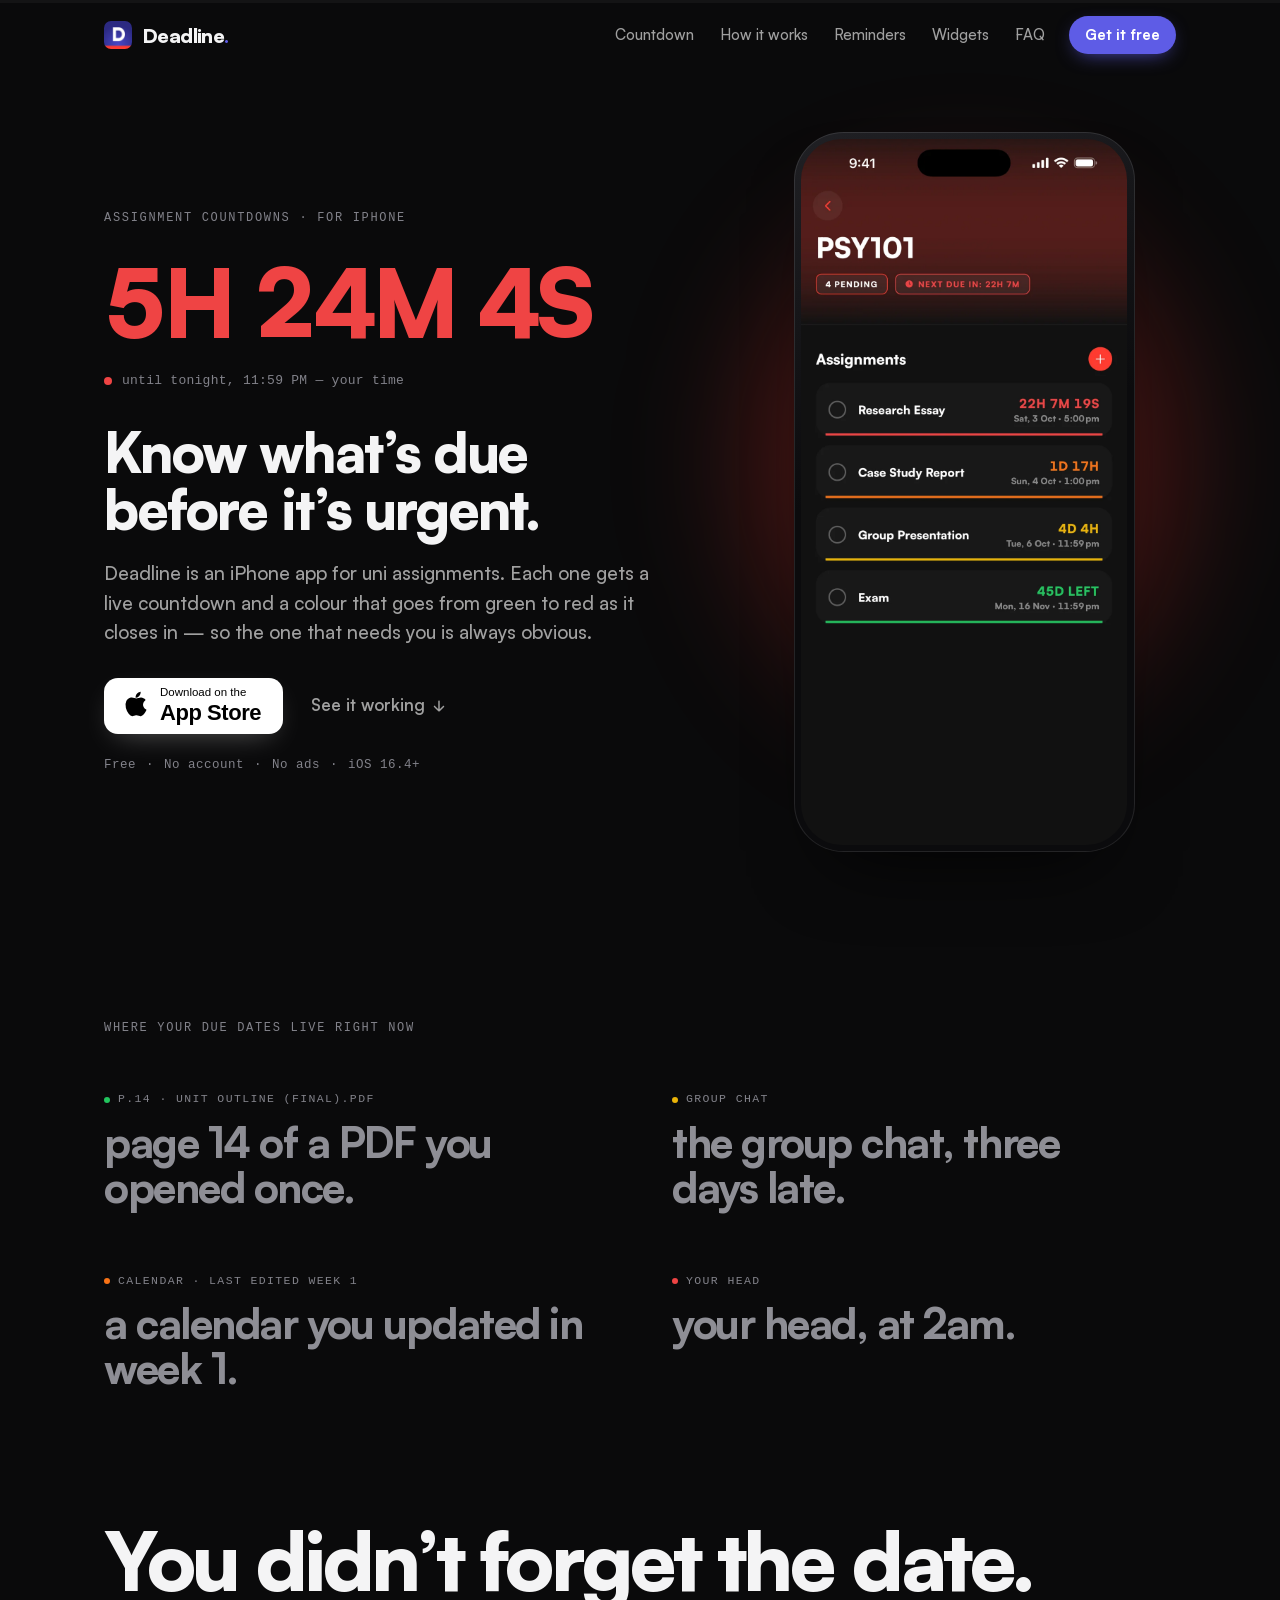
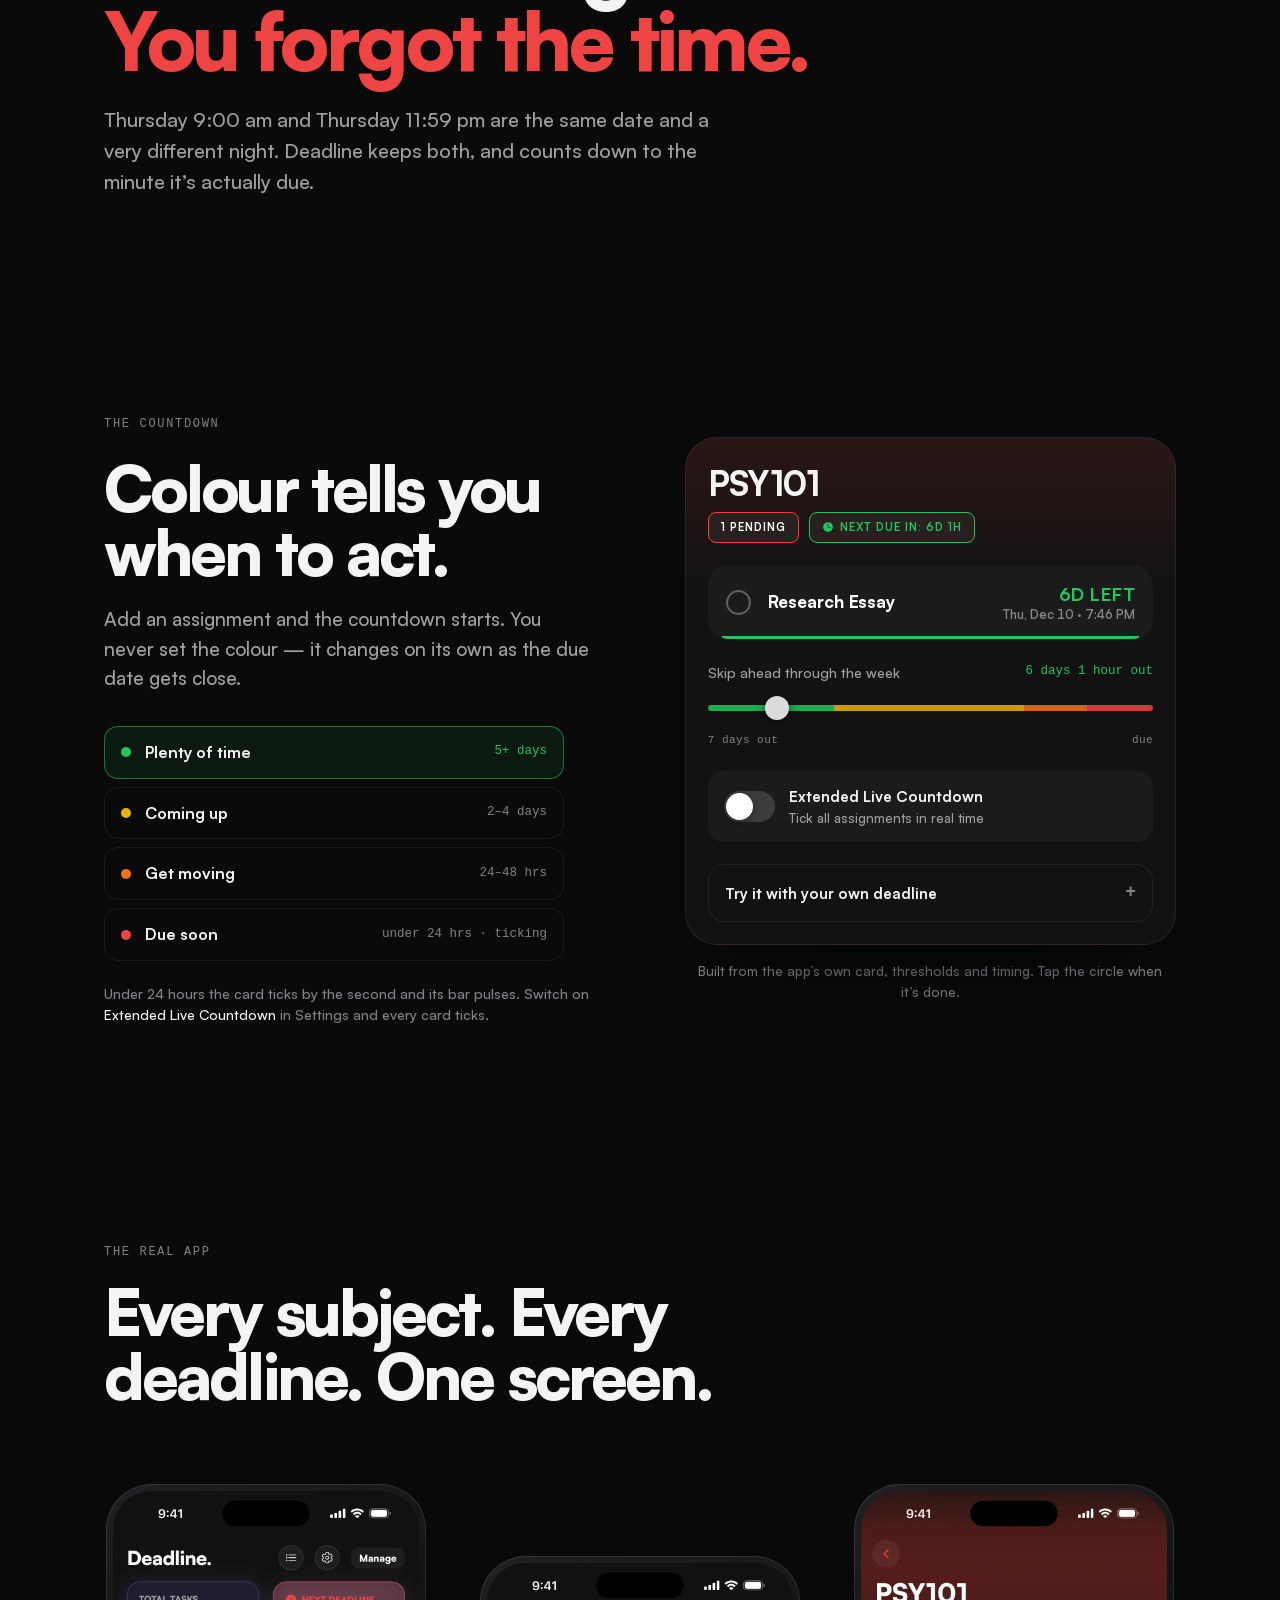
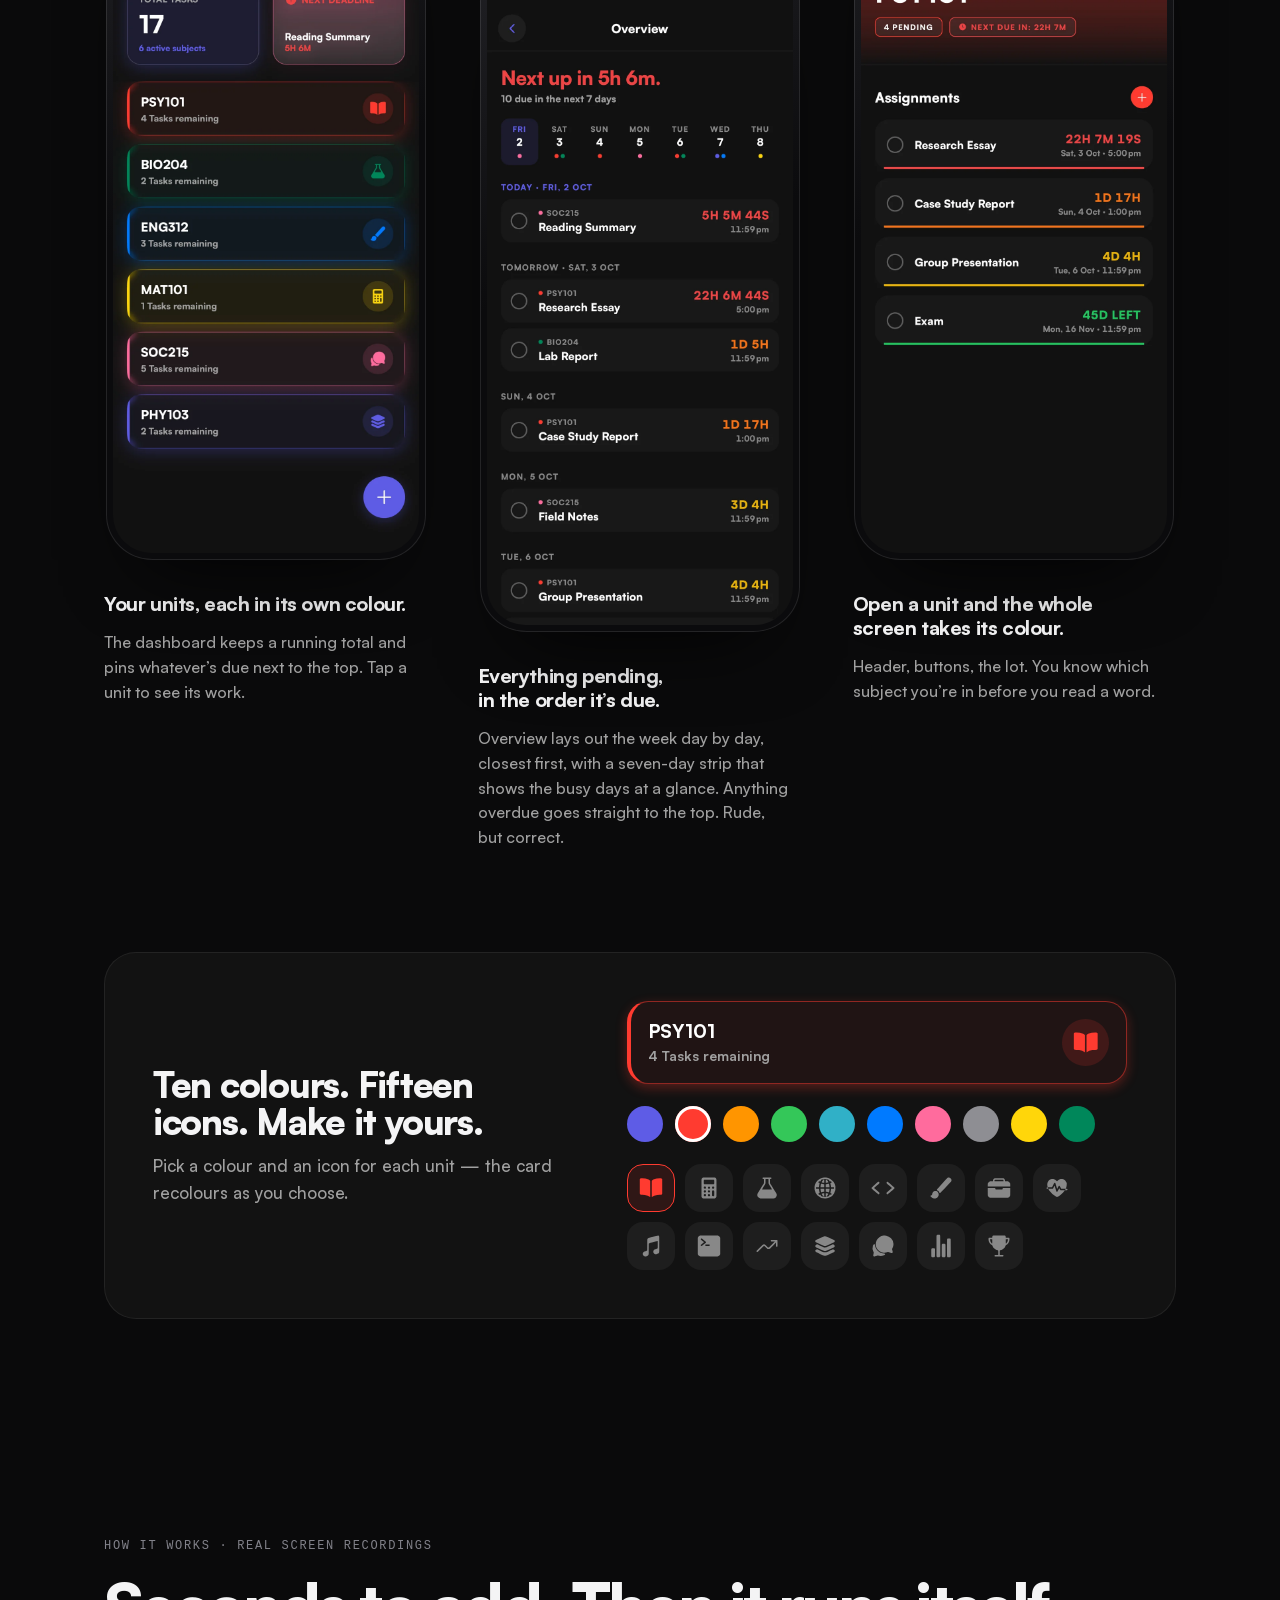
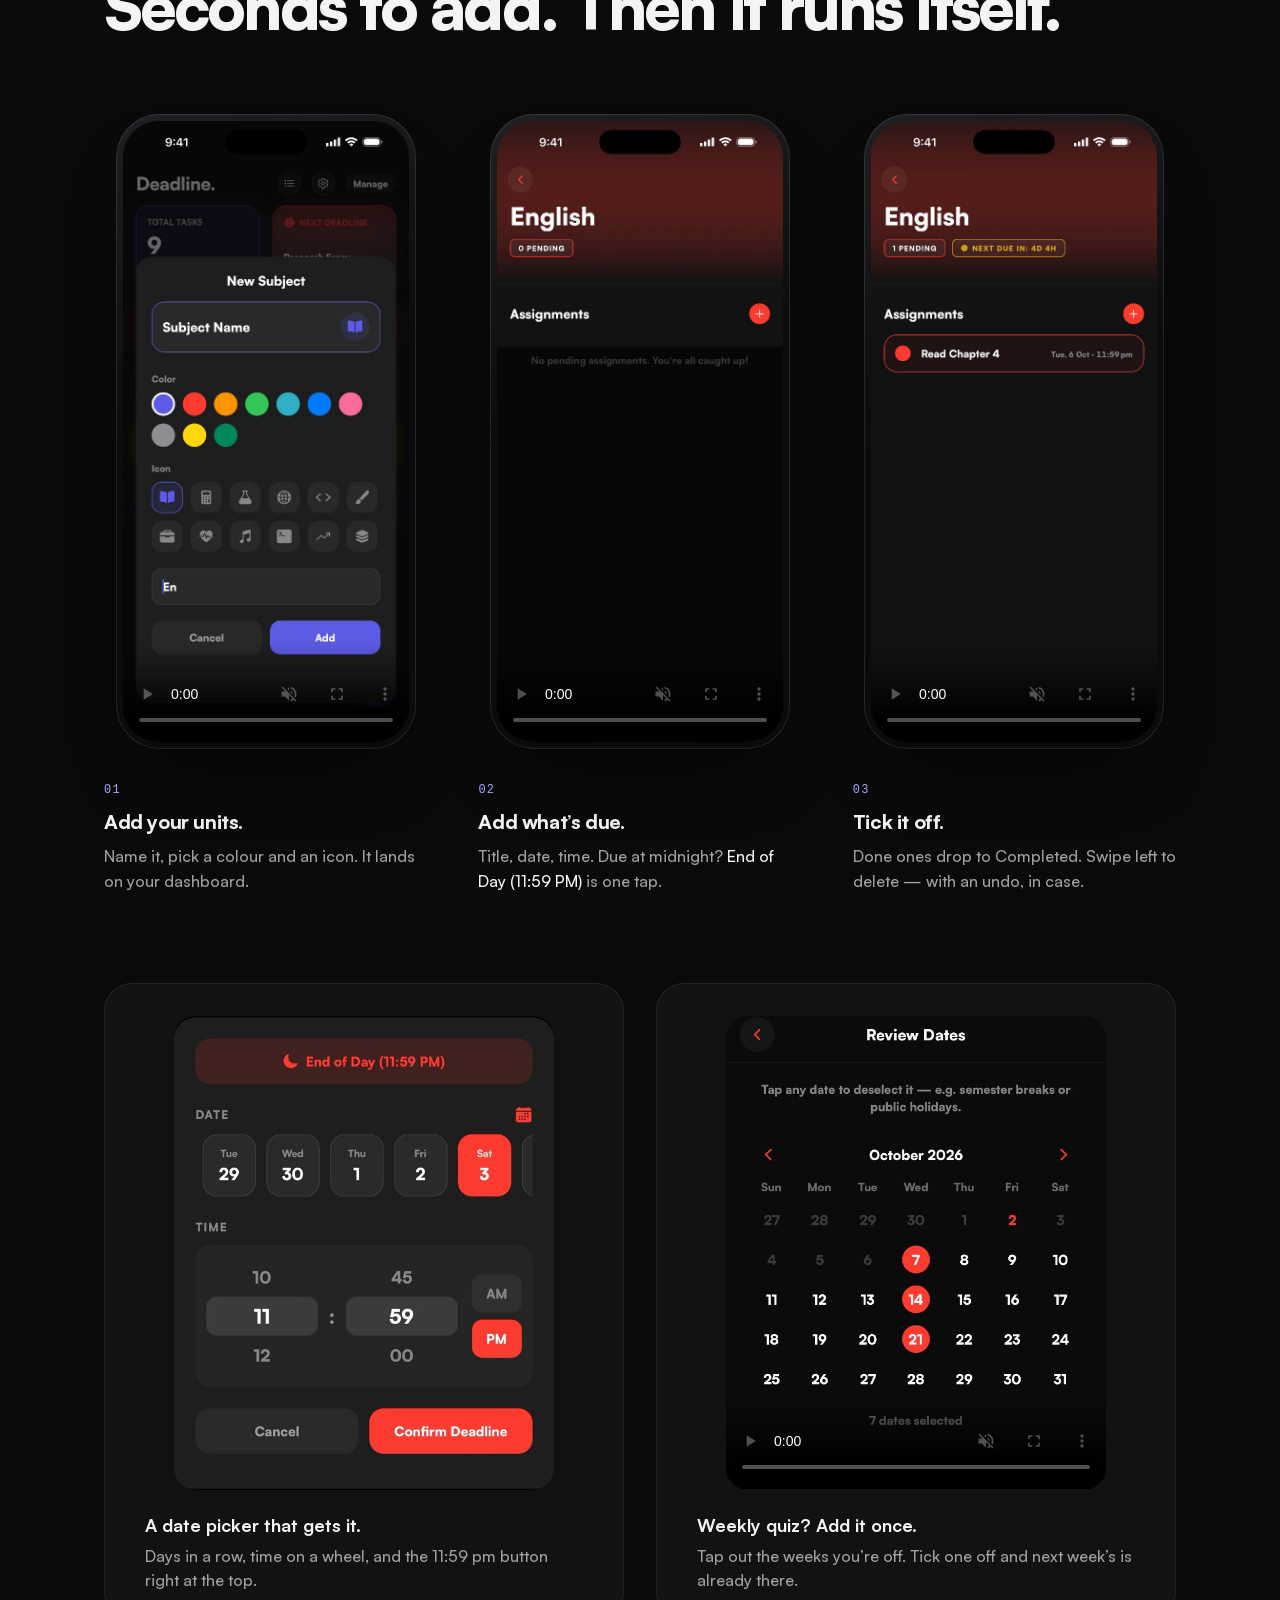
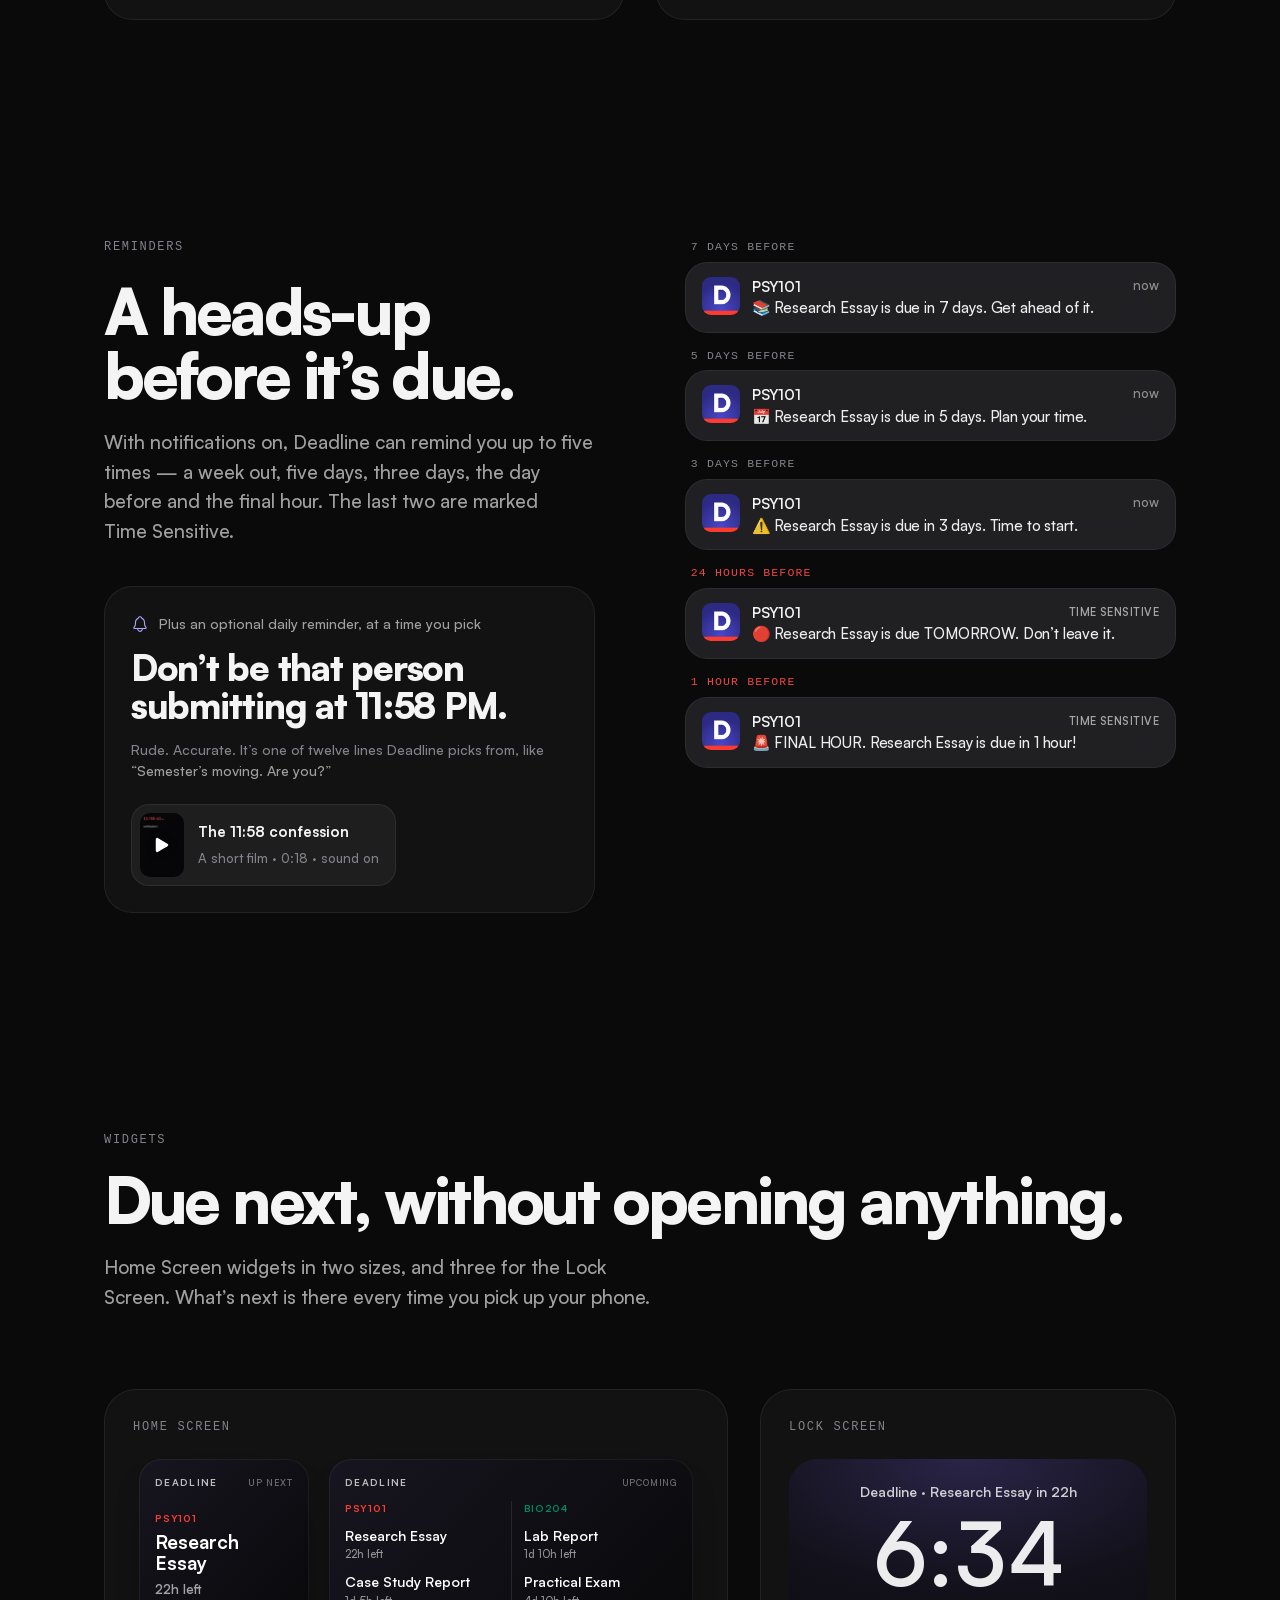
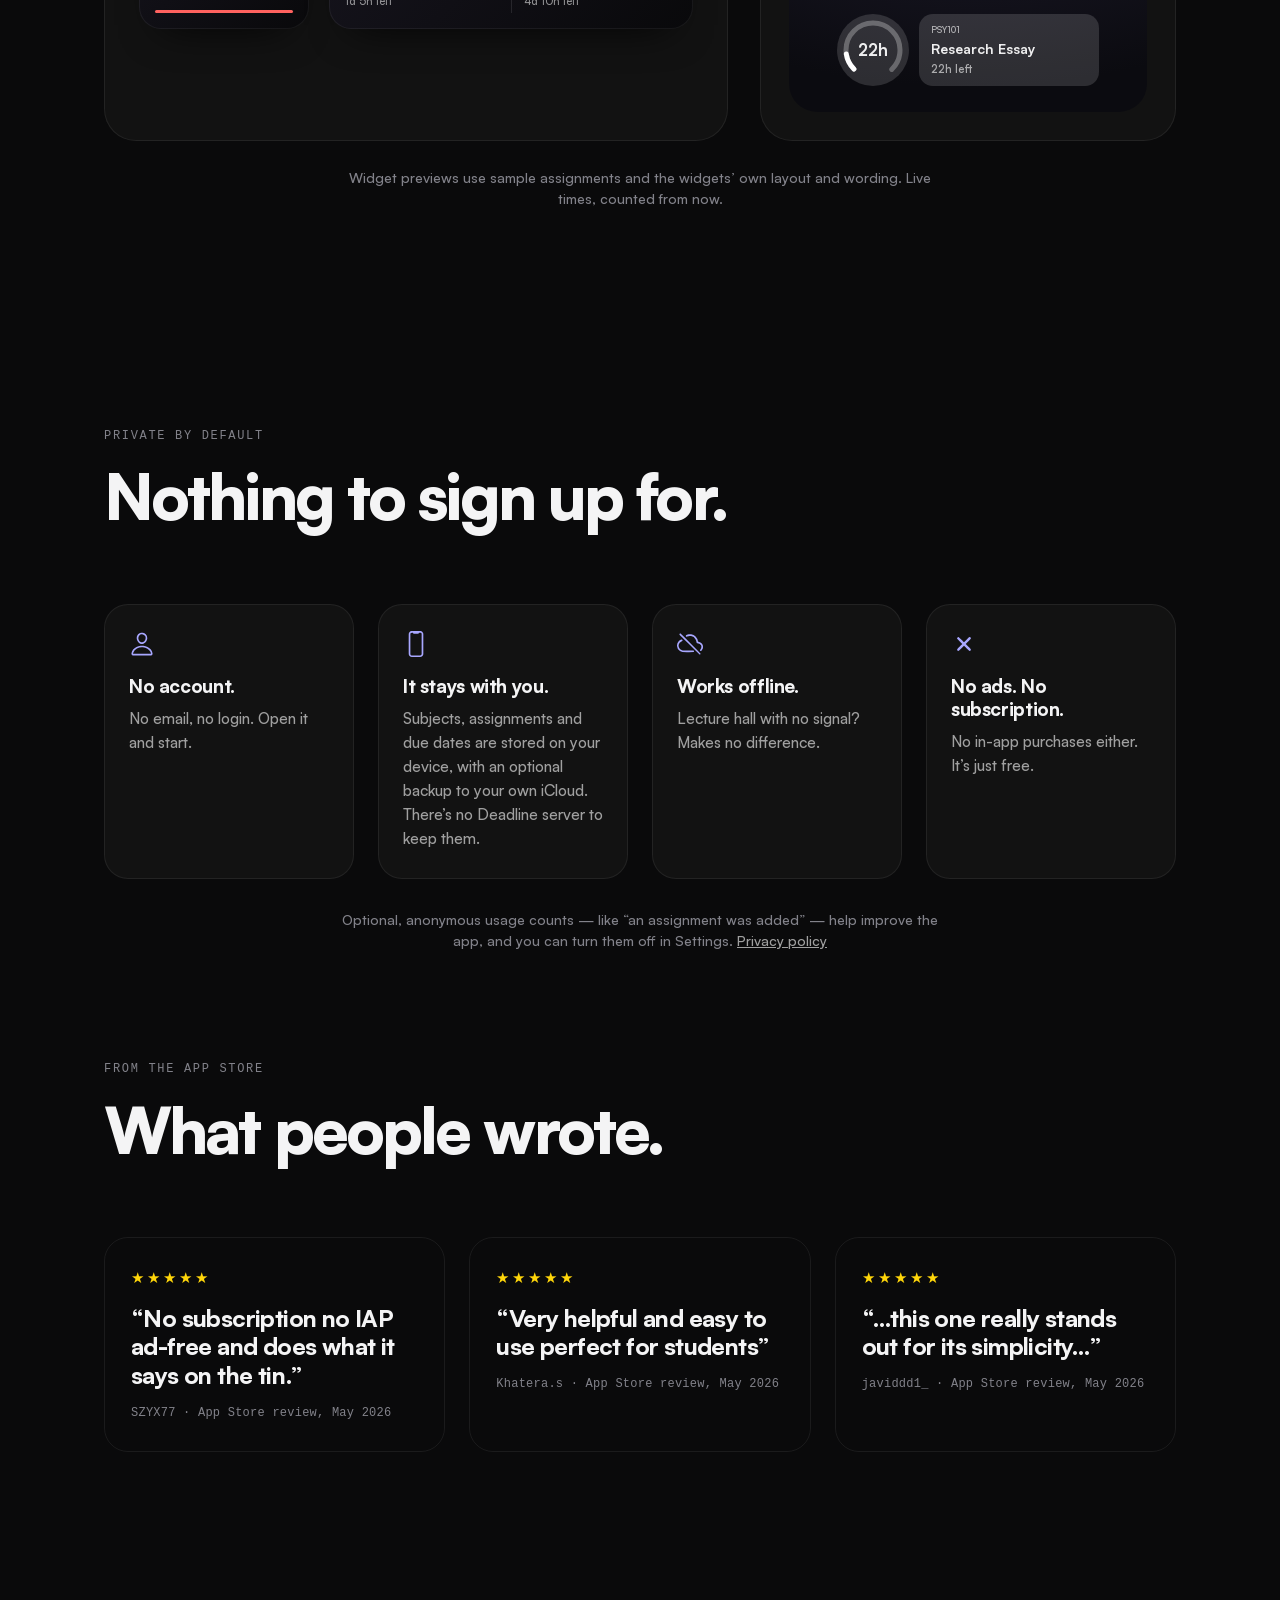
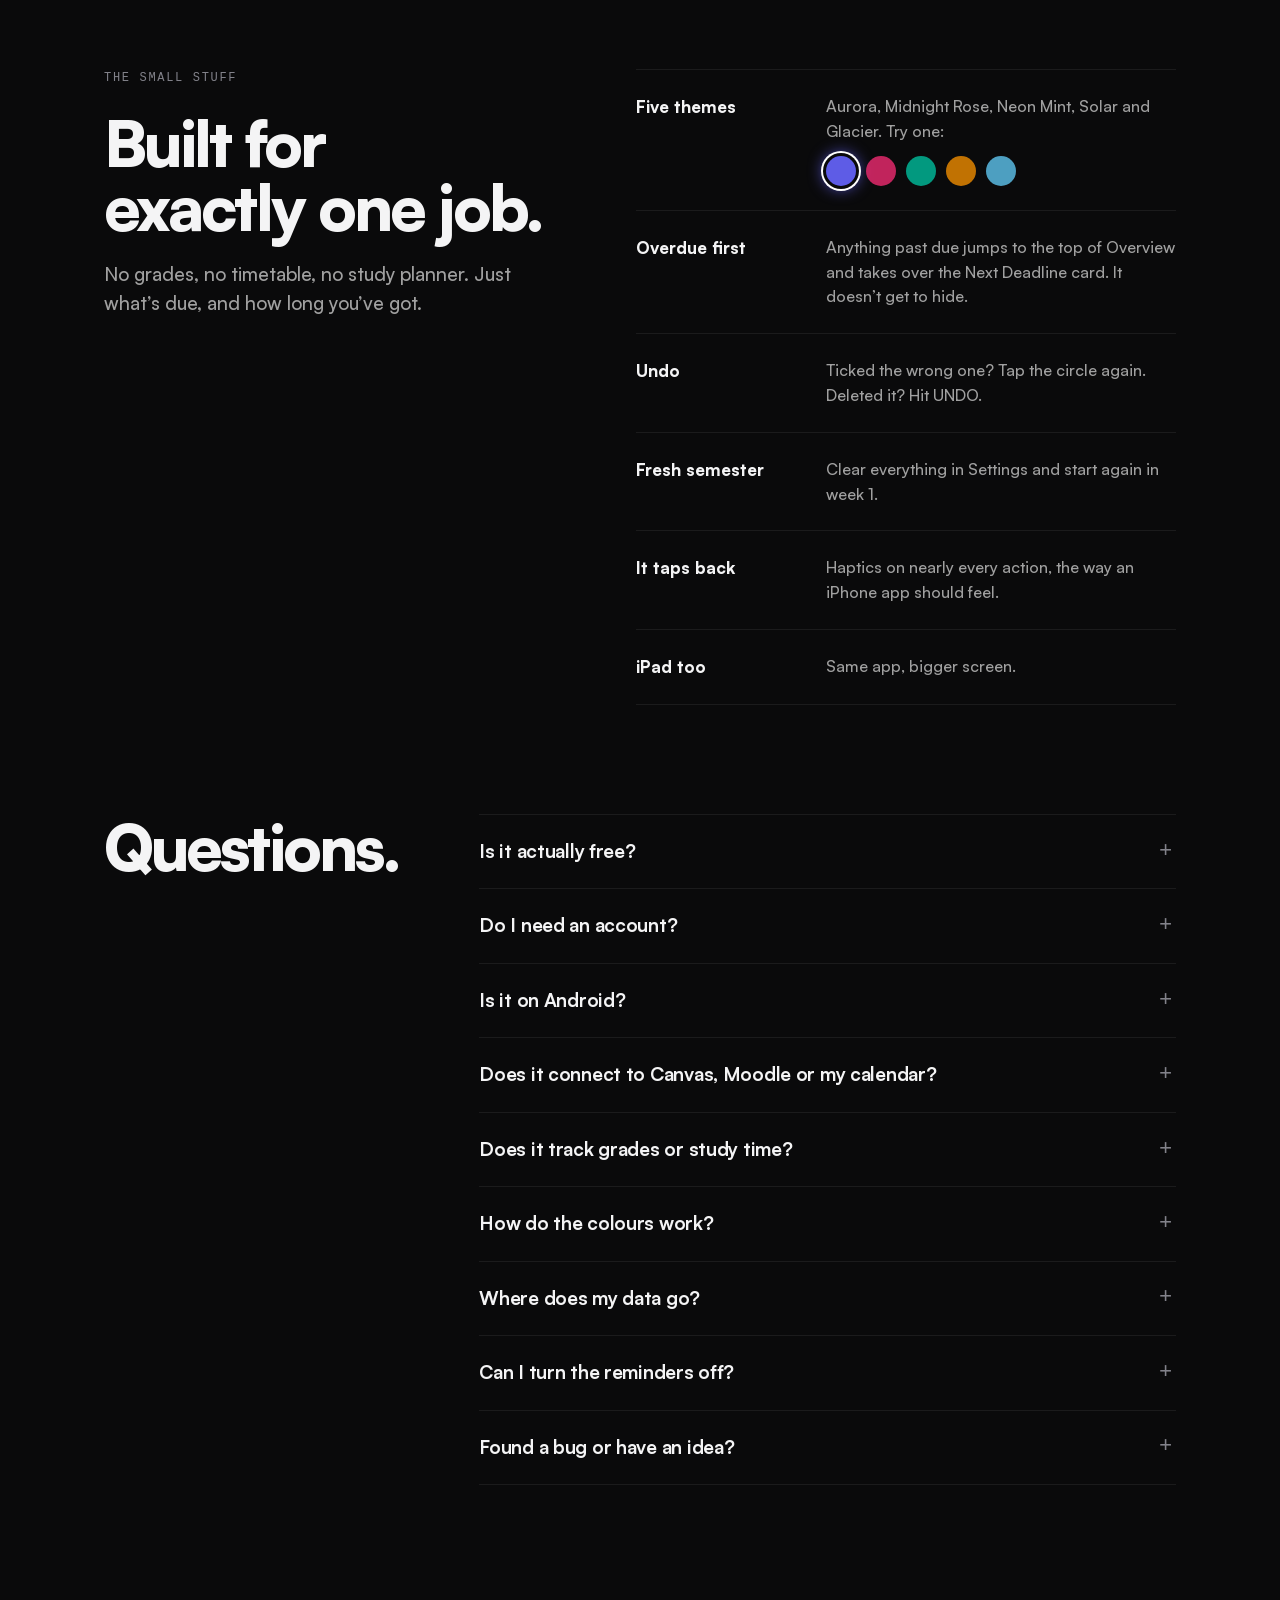
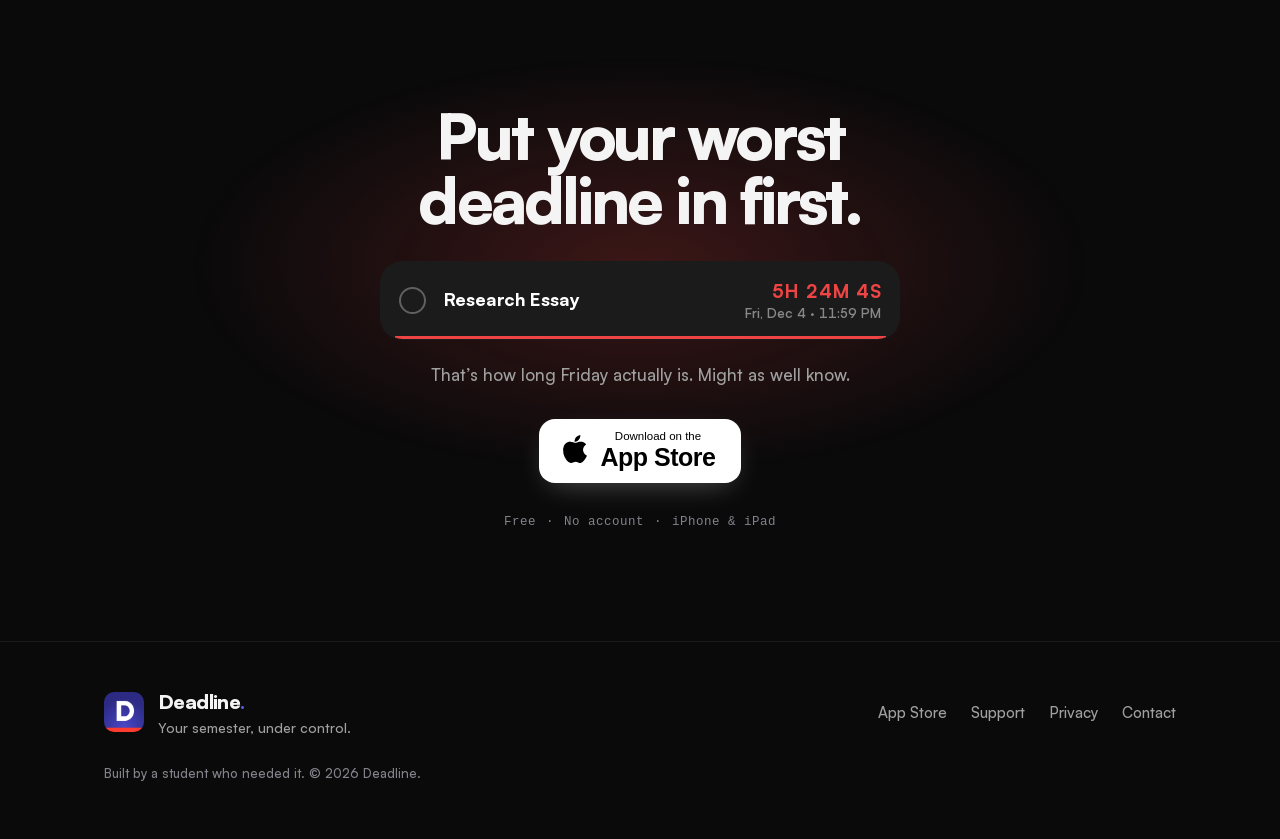
<file: index.html>
<!doctype html>
<html lang="en">
<head>
<meta charset="utf-8">
<meta name="viewport" content="width=device-width, initial-scale=1, viewport-fit=cover">
<title>Deadline — assignment countdowns for iPhone</title>
<meta name="description" content="Deadline is a free iPhone app for uni assignments. Every assignment gets a live countdown that turns from green to red as it gets close. No account, no ads.">
<meta name="theme-color" content="#0A0A0B">
<meta name="color-scheme" content="dark">
<meta name="apple-itunes-app" content="app-id=6767482309">
<link rel="canonical" href="https://deadline-website-tau.vercel.app/">
<meta property="og:type" content="website">
<meta property="og:title" content="Deadline — know what's due before it's urgent">
<meta property="og:description" content="Every assignment gets a live countdown that turns from green to red as it gets close. Free on iPhone. No account.">
<meta property="og:url" content="https://deadline-website-tau.vercel.app/">
<meta property="og:image" content="https://deadline-website-tau.vercel.app/assets/img/og.png">
<meta property="og:image:width" content="1200">
<meta property="og:image:height" content="630">
<meta name="twitter:card" content="summary_large_image">
<link rel="icon" type="image/png" href="assets/img/favicon-64.png">
<link rel="apple-touch-icon" href="assets/img/apple-touch-icon.png">
<link rel="preload" href="assets/fonts/Satoshi-Variable.woff2" as="font" type="font/woff2" crossorigin>
<link rel="stylesheet" href="assets/css/site.css">
<script>document.documentElement.classList.add('js')</script>
<script type="application/ld+json">
{"@context":"https://schema.org","@type":"MobileApplication","name":"Deadline.","operatingSystem":"iOS 16.4 or later","applicationCategory":"ProductivityApplication","offers":{"@type":"Offer","price":"0","priceCurrency":"USD"},"downloadUrl":"https://apps.apple.com/app/deadline/id6767482309","description":"An assignment tracker for iPhone. Every assignment gets a live countdown and an urgency colour that changes as the due date gets close."}
</script>
<script defer src="https://cloud.umami.is/script.js" data-website-id="f7c7fc25-7401-4f5f-90be-51c1d1f1da90"></script>
<script defer src="assets/js/site.js"></script>
</head>
<body>
<a class="skip" href="#main">Skip to content</a>

<!-- The page is a week running out: this rail fills green → red as you scroll. -->
<div class="timerail" aria-hidden="true"><span></span></div>

<header class="nav" id="top">
  <div class="wrap nav-in">
    <a class="brand" href="#top" aria-label="Deadline, back to top">
      <img src="assets/img/favicon-64.png" alt="" width="28" height="28">
      <span>Deadline<b>.</b></span>
    </a>
    <nav class="nav-links" aria-label="Sections">
      <a href="#countdown">Countdown</a>
      <a href="#how">How it works</a>
      <a href="#reminders">Reminders</a>
      <a href="#widgets">Widgets</a>
      <a href="#faq">FAQ</a>
    </nav>
    <a class="btn btn-accent btn-sm" href="https://apps.apple.com/app/deadline/id6767482309" data-umami-event="app-store" data-umami-event-where="nav">Get it free</a>
  </div>
</header>

<main id="main">

<!-- ═════════════ HERO ═════════════ -->
<section class="hero">
  <div class="wrap hero-grid">
    <div class="hero-copy">
      <p class="eyebrow">Assignment countdowns · for iPhone</p>

      <div class="morph" id="morph" role="img" aria-label="“due friday”, turning into the exact time left until Friday 11:59 pm">
        <span class="morph-vague" aria-hidden="true">due friday<i class="caret"></i></span>
        <span class="morph-exact" aria-hidden="true"><span class="morph-num" id="heroCount">—</span></span>
      </div>
      <p class="morph-note" aria-hidden="true"><span class="dot" id="heroDot"></span><span id="heroNote">until Friday, 11:59 pm — your time</span></p>

      <h1>Know what’s due before it’s&nbsp;urgent.</h1>
      <p class="lede">Deadline is an iPhone app for uni assignments. Each one gets a live countdown and a colour that goes from green to red as it closes in — so the one that needs you is always obvious.</p>

      <div class="cta-row">
        <a class="badge" href="https://apps.apple.com/app/deadline/id6767482309" data-umami-event="app-store" data-umami-event-where="hero">
          <svg aria-hidden="true"><use href="assets/img/icons.svg#i-logo-apple"/></svg>
          <span><small>Download on the</small>App Store</span>
        </a>
        <a class="textlink" href="#how">See it working <svg aria-hidden="true"><use href="assets/img/icons.svg#i-arrow-down"/></svg></a>
      </div>
      <ul class="facts" aria-label="Quick facts">
        <li>Free</li><li>No account</li><li>No ads</li><li>iOS 16.4+</li>
      </ul>
    </div>

    <div class="hero-visual">
      <div class="glow glow-red" aria-hidden="true"></div>
      <figure class="phone phone-hero">
        <img src="assets/img/screens/subject-psy101.webp" width="924" height="2000" fetchpriority="high"
             alt="Deadline showing the PSY101 subject: four assignments, each with a countdown and its due date — Research Essay 22H 7M 19S in red, Case Study Report 1D 17H in orange, Group Presentation 4D 4H in yellow, Exam 45D LEFT in green.">
      </figure>
    </div>
  </div>
</section>

<!-- ═════════════ PROBLEM ═════════════ -->
<section class="problem" aria-labelledby="problem-h">
  <div class="wrap">
    <p class="eyebrow">Where your due dates live right now</p>
    <h2 id="problem-h" class="sr-only">Where your due dates actually live</h2>
    <ol class="hideouts">
      <li class="reveal"><span class="src"><i style="--c:var(--calm)"></i>p.14 · unit outline (final).pdf</span>page 14 of a PDF you opened&nbsp;once.</li>
      <li class="reveal"><span class="src"><i style="--c:var(--soon)"></i>group chat</span>the group chat, three days&nbsp;late.</li>
      <li class="reveal"><span class="src"><i style="--c:var(--move)"></i>calendar · last edited week 1</span>a calendar you updated in week&nbsp;1.</li>
      <li class="reveal"><span class="src"><i style="--c:var(--now)"></i>your head</span>your head, at&nbsp;2am.</li>
    </ol>
    <div class="pivot reveal">
      <p class="pivot-big">You didn’t forget the date.<br><span>You forgot the time.</span></p>
      <p class="pivot-small">Thursday 9:00&nbsp;am and Thursday 11:59&nbsp;pm are the same date and a very different night. Deadline keeps both, and counts down to the minute it’s actually&nbsp;due.</p>
    </div>
  </div>
</section>

<!-- ═════════════ COUNTDOWN (interactive) ═════════════ -->
<section class="mechanic" id="countdown" aria-labelledby="mech-h">
  <div class="wrap mech-grid">
    <div class="mech-copy">
      <p class="eyebrow">The countdown</p>
      <h2 id="mech-h">Colour tells you when to&nbsp;act.</h2>
      <p class="lede">Add an assignment and the countdown starts. You never set the colour — it changes on its own as the due date gets&nbsp;close.</p>

      <ol class="ladder" id="ladder" aria-label="Urgency colours">
        <li data-band="calm"><i></i><b>Plenty of time</b><span>5+ days</span></li>
        <li data-band="soon"><i></i><b>Coming up</b><span>2–4 days</span></li>
        <li data-band="move"><i></i><b>Get moving</b><span>24–48 hrs</span></li>
        <li data-band="now"><i></i><b>Due soon</b><span>under 24 hrs · ticking</span></li>
      </ol>
      <p class="fine">Under 24 hours the card ticks by the second and its bar pulses. Switch on <em>Extended Live Countdown</em> in Settings and every card&nbsp;ticks.</p>
    </div>

    <div class="mech-demo">
      <div class="demo-screen" id="demo" style="--sc:#FF3B30">
        <div class="demo-head">
          <span class="demo-sub">PSY101</span>
          <div class="pills">
            <span class="pill" style="--pc:var(--sc)" id="pendPill">1 pending</span>
            <span class="pill urg" id="duePill"><svg aria-hidden="true"><use href="assets/img/icons.svg#i-time"/></svg><span id="duePillText">Next due in: —</span></span>
          </div>
        </div>

        <div class="tc" id="demoCard" style="--sc:#FF3B30">
          <div class="tc-in">
            <button class="tc-box" type="button" id="demoCheck" aria-label="Mark as complete"><svg aria-hidden="true"><use href="assets/img/icons.svg#i-checkmark"/></svg></button>
            <div class="tc-info"><div class="tc-t" id="demoTitle">Research Essay</div></div>
            <div class="tc-col"><div class="tc-u" id="demoCount" role="timer" aria-live="off">—</div><div class="tc-d" id="demoDue">—</div></div>
            <div class="tc-bar"></div>
          </div>
        </div>

        <div class="scrub">
          <label for="scrub" class="scrub-label"><span>Skip ahead through the week</span><span id="scrubOut" class="mono">7 days out</span></label>
          <input type="range" id="scrub" min="0" max="608400" step="60" value="0">
          <div class="scrub-ticks" aria-hidden="true"><span>7 days out</span><span>due</span></div>
        </div>

        <label class="switch">
          <input type="checkbox" id="extended">
          <span class="switch-ui" aria-hidden="true"></span>
          <span><b>Extended Live Countdown</b><small>Tick all assignments in real time</small></span>
        </label>

        <details class="own" id="own">
          <summary>Try it with your own deadline</summary>
          <div class="own-body">
            <label>Assignment<input type="text" id="ownTitle" placeholder="e.g. Read Chapter 4" maxlength="40" autocomplete="off"></label>
            <label>Due<input type="datetime-local" id="ownWhen"></label>
            <button type="button" class="chip-btn" id="ownEod"><svg aria-hidden="true"><use href="assets/img/icons.svg#i-moon"/></svg>End of Day (11:59 PM)</button>
          </div>
        </details>
      </div>
      <p class="demo-caption">Built from the app’s own card, thresholds and timing. Tap the circle when it’s&nbsp;done.</p>
    </div>
  </div>
</section>

<!-- ═════════════ ONE SCREEN ═════════════ -->
<section class="screens" aria-labelledby="screens-h">
  <div class="wrap">
    <div class="sec-head">
      <p class="eyebrow">The real app</p>
      <h2 id="screens-h">Every subject. Every deadline. One&nbsp;screen.</h2>
    </div>
    <div class="screens-grid">
      <article class="screen-item reveal">
        <figure class="phone"><img src="assets/img/screens/dashboard.webp" width="924" height="2000" loading="lazy" decoding="async"
          alt="The Deadline dashboard: Total Tasks 17 across 6 active subjects, a Next Deadline card for Reading Summary at 5H 6M, and six colour-coded subjects — PSY101, BIO204, ENG312, MAT101, SOC215, PHY103."></figure>
        <h3>Your units, each in its own colour.</h3>
        <p>The dashboard keeps a running total and pins whatever’s due next to the top. Tap a unit to see its&nbsp;work.</p>
      </article>
      <article class="screen-item reveal">
        <figure class="phone"><img src="assets/img/screens/overview.webp" width="924" height="2000" loading="lazy" decoding="async"
          alt="The Overview screen: Next up in 5h 6m, 10 due in the next 7 days, a seven-day strip with a dot for each assignment, then the week by day — Today: SOC215 Reading Summary at 5H 5M 44S; Tomorrow: PSY101 Research Essay and BIO204 Lab Report."></figure>
        <h3>Everything pending, in the order it’s due.</h3>
        <p>Overview lays out the week day by day, closest first, with a seven-day strip that shows the busy days at a glance. Anything overdue goes straight to the top. Rude, but&nbsp;correct.</p>
      </article>
      <article class="screen-item reveal">
        <figure class="phone"><img src="assets/img/screens/subject-psy101.webp" width="924" height="2000" loading="lazy" decoding="async"
          alt="The PSY101 subject screen tinted red, with pending count, next-due pill and four assignment cards."></figure>
        <h3>Open a unit and the whole screen takes its colour.</h3>
        <p>Header, buttons, the lot. You know which subject you’re in before you read a&nbsp;word.</p>
      </article>
    </div>

    <!-- Subject builder: rebuilt dashboard card with the app's 10 colours + 15 icons -->
    <div class="builder reveal" aria-labelledby="builder-h">
      <div class="builder-copy">
        <h3 id="builder-h">Ten colours. Fifteen icons. Make it&nbsp;yours.</h3>
        <p>Pick a colour and an icon for each unit — the card recolours as you&nbsp;choose.</p>
      </div>
      <div class="builder-ui">
        <div class="sc" id="scCard" style="--sc:#FF3B30">
          <div class="sc-info"><div class="sc-name" id="scName">PSY101</div><div class="sc-det">4 Tasks remaining</div></div>
          <span class="sc-icon"><svg aria-hidden="true"><use id="scIconUse" href="assets/img/icons.svg#i-book"/></svg></span>
        </div>
        <div class="swatches" role="group" aria-label="Subject colour" id="swatches"></div>
        <div class="iconpick" role="group" aria-label="Subject icon" id="iconpick"></div>
      </div>
    </div>
  </div>
</section>

<!-- ═════════════ HOW IT WORKS (real recordings) ═════════════ -->
<section class="how" id="how" aria-labelledby="how-h">
  <div class="wrap">
    <div class="sec-head">
      <p class="eyebrow">How it works · real screen recordings</p>
      <h2 id="how-h">Seconds to add. Then it runs&nbsp;itself.</h2>
    </div>
    <ol class="steps">
      <li class="step reveal">
        <div class="phone phone-rec"><video muted playsinline loop preload="none" data-poster="assets/video/rec-new-subject.jpg" data-src="assets/video/rec-new-subject.mp4" width="600" height="1304" aria-label="Screen recording: creating a subject called English and choosing the colour red."></video></div>
        <span class="step-n">01</span>
        <h3>Add your units.</h3>
        <p>Name it, pick a colour and an icon. It lands on your&nbsp;dashboard.</p>
      </li>
      <li class="step reveal">
        <div class="phone phone-rec"><video muted playsinline loop preload="none" data-poster="assets/video/rec-add-assignment.jpg" data-src="assets/video/rec-add-assignment.mp4" width="600" height="1304" aria-label="Screen recording: adding Read Chapter 4, choosing a date, tapping End of Day, and the countdown starting at 4D 4H."></video></div>
        <span class="step-n">02</span>
        <h3>Add what’s due.</h3>
        <p>Title, date, time. Due at midnight? <em>End of Day (11:59&nbsp;PM)</em> is one&nbsp;tap.</p>
      </li>
      <li class="step reveal">
        <div class="phone phone-rec"><video muted playsinline loop preload="none" data-poster="assets/video/rec-complete-undo.jpg" data-src="assets/video/rec-complete-undo.mp4" width="600" height="1304" aria-label="Screen recording: ticking off Read Chapter 4 so it drops to Completed, swiping left to delete it, then tapping UNDO to bring it back."></video></div>
        <span class="step-n">03</span>
        <h3>Tick it off.</h3>
        <p>Done ones drop to Completed. Swipe left to delete — with an undo, in&nbsp;case.</p>
      </li>
    </ol>

    <div class="extras">
      <figure class="extra reveal">
        <img src="assets/img/stills/date-picker.jpg" width="610" height="760" loading="lazy" decoding="async" alt="The Deadline date picker: an End of Day (11:59 PM) button, a row of days, an hour and minute wheel set to 11:59 PM, and a Confirm Deadline button.">
        <figcaption><b>A date picker that gets it.</b> Days in a row, time on a wheel, and the 11:59&nbsp;pm button right at the&nbsp;top.</figcaption>
      </figure>
      <figure class="extra reveal">
        <video muted playsinline loop preload="none" data-poster="assets/video/rec-recurring.jpg" data-src="assets/video/rec-recurring.mp4" width="610" height="760" aria-label="Screen recording: reviewing a weekly quiz's dates, deselecting 28 October, then ticking off the quiz and the next week's appearing on its own."></video>
        <figcaption><b>Weekly quiz? Add it once.</b> Tap out the weeks you’re off. Tick one off and next week’s is already&nbsp;there.</figcaption>
      </figure>
    </div>
  </div>
</section>

<!-- ═════════════ REMINDERS ═════════════ -->
<section class="reminders" id="reminders" aria-labelledby="rem-h">
  <div class="wrap rem-grid">
    <div class="rem-copy">
      <p class="eyebrow">Reminders</p>
      <h2 id="rem-h">A heads-up before it’s&nbsp;due.</h2>
      <p class="lede">With notifications on, Deadline can remind you up to five times — a week out, five days, three days, the day before and the final hour. The last two are marked Time&nbsp;Sensitive.</p>
    </div>

    <ol class="notifs" id="notifs" aria-label="The five reminders for one assignment">
      <li class="nt"><span class="nt-when">7 days before</span><div class="nt-card"><img src="assets/img/favicon-64.png" alt="" width="38" height="38"><div><p class="nt-top"><b>PSY101</b><span>now</span></p><p>📚 Research Essay is due in 7 days. Get ahead of it.</p></div></div></li>
      <li class="nt"><span class="nt-when">5 days before</span><div class="nt-card"><img src="assets/img/favicon-64.png" alt="" width="38" height="38"><div><p class="nt-top"><b>PSY101</b><span>now</span></p><p>📅 Research Essay is due in 5 days. Plan your time.</p></div></div></li>
      <li class="nt"><span class="nt-when">3 days before</span><div class="nt-card"><img src="assets/img/favicon-64.png" alt="" width="38" height="38"><div><p class="nt-top"><b>PSY101</b><span>now</span></p><p>⚠️ Research Essay is due in 3 days. Time to start.</p></div></div></li>
      <li class="nt nt-hot"><span class="nt-when">24 hours before</span><div class="nt-card"><img src="assets/img/favicon-64.png" alt="" width="38" height="38"><div><p class="nt-top"><b>PSY101</b><span>Time Sensitive</span></p><p>🔴 Research Essay is due TOMORROW. Don’t leave it.</p></div></div></li>
      <li class="nt nt-hot"><span class="nt-when">1 hour before</span><div class="nt-card"><img src="assets/img/favicon-64.png" alt="" width="38" height="38"><div><p class="nt-top"><b>PSY101</b><span>Time Sensitive</span></p><p>🚨 FINAL HOUR. Research Essay is due in 1 hour!</p></div></div></li>
    </ol>

    <div class="daily reveal">
      <p class="daily-kicker"><svg aria-hidden="true"><use href="assets/img/icons.svg#i-notifications-outline"/></svg>Plus an optional daily reminder, at a time you&nbsp;pick</p>
      <p class="daily-line">Don’t be that person submitting at 11:58&nbsp;PM.</p>
      <p class="daily-note">Rude. Accurate. It’s one of twelve lines Deadline picks from, like <span class="daily-alt" id="dailyAlt">“Semester’s moving. Are you?”</span></p>
      <button class="film" type="button" id="filmBtn" aria-haspopup="dialog">
        <span class="film-thumb"><img src="assets/video/ad-1158-confession.jpg" alt="" width="720" height="1280" loading="lazy"><svg aria-hidden="true"><use href="assets/img/icons.svg#i-play"/></svg></span>
        <span class="film-t"><b>The 11:58 confession</b><small>A short film · 0:18 · sound on</small></span>
      </button>
    </div>
  </div>
</section>

<!-- ═════════════ WIDGETS ═════════════ -->
<section class="widgets" id="widgets" aria-labelledby="wid-h">
  <div class="wrap">
    <div class="sec-head">
      <p class="eyebrow">Widgets</p>
      <h2 id="wid-h">Due next, without opening&nbsp;anything.</h2>
      <p class="lede">Home Screen widgets in two sizes, and three for the Lock Screen. What’s next is there every time you pick up your&nbsp;phone.</p>
    </div>
    <div class="wid-grid">
      <div class="wid-home reveal">
        <p class="wid-label">Home Screen</p>
        <div class="wid-row">
          <div class="w w-small" id="wSmall" aria-label="Small widget"></div>
          <div class="w w-medium" id="wMedium" aria-label="Medium widget"></div>
        </div>
      </div>
      <div class="wid-lock reveal">
        <p class="wid-label">Lock Screen</p>
        <div class="lock">
          <p class="lock-inline" id="wInline">—</p>
          <p class="lock-time" id="lockTime">9:41</p>
          <div class="lock-row">
            <div class="w-circ" id="wCirc" aria-label="Circular Lock Screen widget"></div>
            <div class="w-rect" id="wRect" aria-label="Rectangular Lock Screen widget"></div>
          </div>
        </div>
      </div>
    </div>
    <p class="fine center">Widget previews use sample assignments and the widgets’ own layout and wording. Live times, counted from&nbsp;now.</p>
  </div>
</section>

<!-- ═════════════ PRIVATE ═════════════ -->
<section class="private" aria-labelledby="priv-h">
  <div class="wrap">
    <div class="sec-head">
      <p class="eyebrow">Private by default</p>
      <h2 id="priv-h">Nothing to sign up&nbsp;for.</h2>
    </div>
    <ul class="truths">
      <li class="reveal"><svg aria-hidden="true"><use href="assets/img/icons.svg#i-person-outline"/></svg><b>No account.</b><span>No email, no login. Open it and start.</span></li>
      <li class="reveal"><svg aria-hidden="true"><use href="assets/img/icons.svg#i-phone-portrait-outline"/></svg><b>It stays with you.</b><span>Subjects, assignments and due dates are stored on your device, with an optional backup to your own iCloud. There’s no Deadline server to keep them.</span></li>
      <li class="reveal"><svg aria-hidden="true"><use href="assets/img/icons.svg#i-cloud-offline-outline"/></svg><b>Works offline.</b><span>Lecture hall with no signal? Makes no difference.</span></li>
      <li class="reveal"><svg aria-hidden="true"><use href="assets/img/icons.svg#i-close"/></svg><b>No ads. No subscription.</b><span>No in-app purchases either. It’s just free.</span></li>
    </ul>
    <p class="fine center">Optional, anonymous usage counts — like “an assignment was added” — help improve the app, and you can turn them off in Settings. <a href="privacy">Privacy policy</a></p>
  </div>
</section>

<!-- ═════════════ REVIEWS ═════════════ -->
<section class="reviews" aria-labelledby="rev-h">
  <div class="wrap">
    <div class="sec-head">
      <p class="eyebrow">From the App Store</p>
      <h2 id="rev-h">What people wrote.</h2>
    </div>
    <div class="quotes">
      <figure class="quote reveal">
        <p class="stars" aria-label="5 out of 5 stars">★★★★★</p>
        <blockquote>“No subscription no IAP ad-free and does what it says on the tin.”</blockquote>
        <figcaption>SZYX77 · App Store review, May 2026</figcaption>
      </figure>
      <figure class="quote reveal">
        <p class="stars" aria-label="5 out of 5 stars">★★★★★</p>
        <blockquote>“Very helpful and easy to use perfect for students”</blockquote>
        <figcaption>Khatera.s · App Store review, May 2026</figcaption>
      </figure>
      <figure class="quote reveal">
        <p class="stars" aria-label="5 out of 5 stars">★★★★★</p>
        <blockquote>“…this one really stands out for its simplicity…”</blockquote>
        <figcaption>javiddd1_ · App Store review, May 2026</figcaption>
      </figure>
    </div>
  </div>
</section>

<!-- ═════════════ DETAILS ═════════════ -->
<section class="details" aria-labelledby="det-h">
  <div class="wrap det-grid">
    <div>
      <p class="eyebrow">The small stuff</p>
      <h2 id="det-h">Built for exactly one&nbsp;job.</h2>
      <p class="lede">No grades, no timetable, no study planner. Just what’s due, and how long you’ve&nbsp;got.</p>
    </div>
    <dl class="det-list">
      <div class="reveal"><dt>Five themes</dt><dd>
        Aurora, Midnight Rose, Neon Mint, Solar and Glacier. Try one:
        <span class="themes" role="group" aria-label="Preview an accent theme on this page" id="themes"></span>
      </dd></div>
      <div class="reveal"><dt>Overdue first</dt><dd>Anything past due jumps to the top of Overview and takes over the Next Deadline card. It doesn’t get to&nbsp;hide.</dd></div>
      <div class="reveal"><dt>Undo</dt><dd>Ticked the wrong one? Tap the circle again. Deleted it? Hit&nbsp;UNDO.</dd></div>
      <div class="reveal"><dt>Fresh semester</dt><dd>Clear everything in Settings and start again in week&nbsp;1.</dd></div>
      <div class="reveal"><dt>It taps back</dt><dd>Haptics on nearly every action, the way an iPhone app should&nbsp;feel.</dd></div>
      <div class="reveal"><dt>iPad too</dt><dd>Same app, bigger screen.</dd></div>
    </dl>
  </div>
</section>

<!-- ═════════════ FAQ ═════════════ -->
<section class="faq" id="faq" aria-labelledby="faq-h">
  <div class="wrap faq-grid">
    <h2 id="faq-h">Questions.</h2>
    <div class="faq-list">
      <details><summary>Is it actually free?</summary><p>Yes. No subscription, no in-app purchases, no ads. Every feature is there for everyone.</p></details>
      <details><summary>Do I need an account?</summary><p>No. There’s nothing to sign up for — you open it and add your first subject.</p></details>
      <details><summary>Is it on Android?</summary><p>Not yet. Deadline is on iPhone (and iPad) and needs iOS 16.4 or later. An Android version is in closed testing.</p></details>
      <details><summary>Does it connect to Canvas, Moodle or my calendar?</summary><p>No. You add assignments yourself — a title, a date and a time. It takes seconds, and it means Deadline works with any uni and any course.</p></details>
      <details><summary>Does it track grades or study time?</summary><p>No. It does one thing: what’s due, and how long you’ve got.</p></details>
      <details><summary>How do the colours work?</summary><p>Green at five or more days out, yellow at two to four, orange inside 48 hours and red inside 24 — when the card starts ticking by the second. It changes on its own.</p></details>
      <details><summary>Where does my data go?</summary><p>Nowhere. Your subjects and assignments stay on your phone. Delete the app and they go with it. More in the <a href="privacy">privacy policy</a>.</p></details>
      <details><summary>Can I turn the reminders off?</summary><p>Yes — they’re regular iPhone notifications. The daily reminder is off until you switch it on, and you choose its time.</p></details>
      <details><summary>Found a bug or have an idea?</summary><p>Email <a href="mailto:deadlineapp.contact@gmail.com">deadlineapp.contact@gmail.com</a>. A real person reads every one. There’s more on the <a href="support">support page</a>.</p></details>
    </div>
  </div>
</section>

<!-- ═════════════ FINAL CTA ═════════════ -->
<section class="final" aria-labelledby="final-h">
  <div class="wrap final-in">
    <h2 id="final-h">Put your worst deadline in&nbsp;first.</h2>
    <div class="tc tc-final" id="finalCard" style="--sc:#FF3B30">
      <div class="tc-in">
        <span class="tc-box" aria-hidden="true"></span>
        <div class="tc-info"><div class="tc-t" id="finalTitle">Research Essay</div></div>
        <div class="tc-col"><div class="tc-u" id="finalCount">—</div><div class="tc-d" id="finalDue">—</div></div>
        <div class="tc-bar"></div>
      </div>
    </div>
    <p class="final-note" id="finalNote">That’s how long you’ve got. Might as well know.</p>
    <a class="badge badge-lg" href="https://apps.apple.com/app/deadline/id6767482309" data-umami-event="app-store" data-umami-event-where="final">
      <svg aria-hidden="true"><use href="assets/img/icons.svg#i-logo-apple"/></svg>
      <span><small>Download on the</small>App Store</span>
    </a>
    <ul class="facts center" aria-label="Quick facts"><li>Free</li><li>No account</li><li>iPhone &amp; iPad</li></ul>
  </div>
</section>

</main>

<footer class="foot">
  <div class="wrap foot-in">
    <div class="foot-brand">
      <img src="assets/img/icon-256.png" alt="" width="40" height="40">
      <div><p class="wordmark">Deadline<b>.</b></p><p>Your semester, under control.</p></div>
    </div>
    <nav aria-label="Footer">
      <a href="https://apps.apple.com/app/deadline/id6767482309" data-umami-event="app-store" data-umami-event-where="footer">App Store</a>
      <a href="support">Support</a>
      <a href="privacy">Privacy</a>
      <a href="mailto:deadlineapp.contact@gmail.com">Contact</a>
    </nav>
    <p class="foot-small">Built by a student who needed it. © 2026 Deadline.</p>
  </div>
</footer>

<dialog class="filmbox" id="filmBox" aria-label="The 11:58 confession, a short film">
  <button class="filmbox-x" type="button" id="filmClose" aria-label="Close"><svg aria-hidden="true"><use href="assets/img/icons.svg#i-close"/></svg></button>
  <video id="filmVideo" controls playsinline preload="none" data-film-poster="assets/video/ad-1158-confession.jpg" width="720" height="1280" data-src="assets/video/ad-1158-confession.mp4"></video>
</dialog>

</body>
</html>
</file>
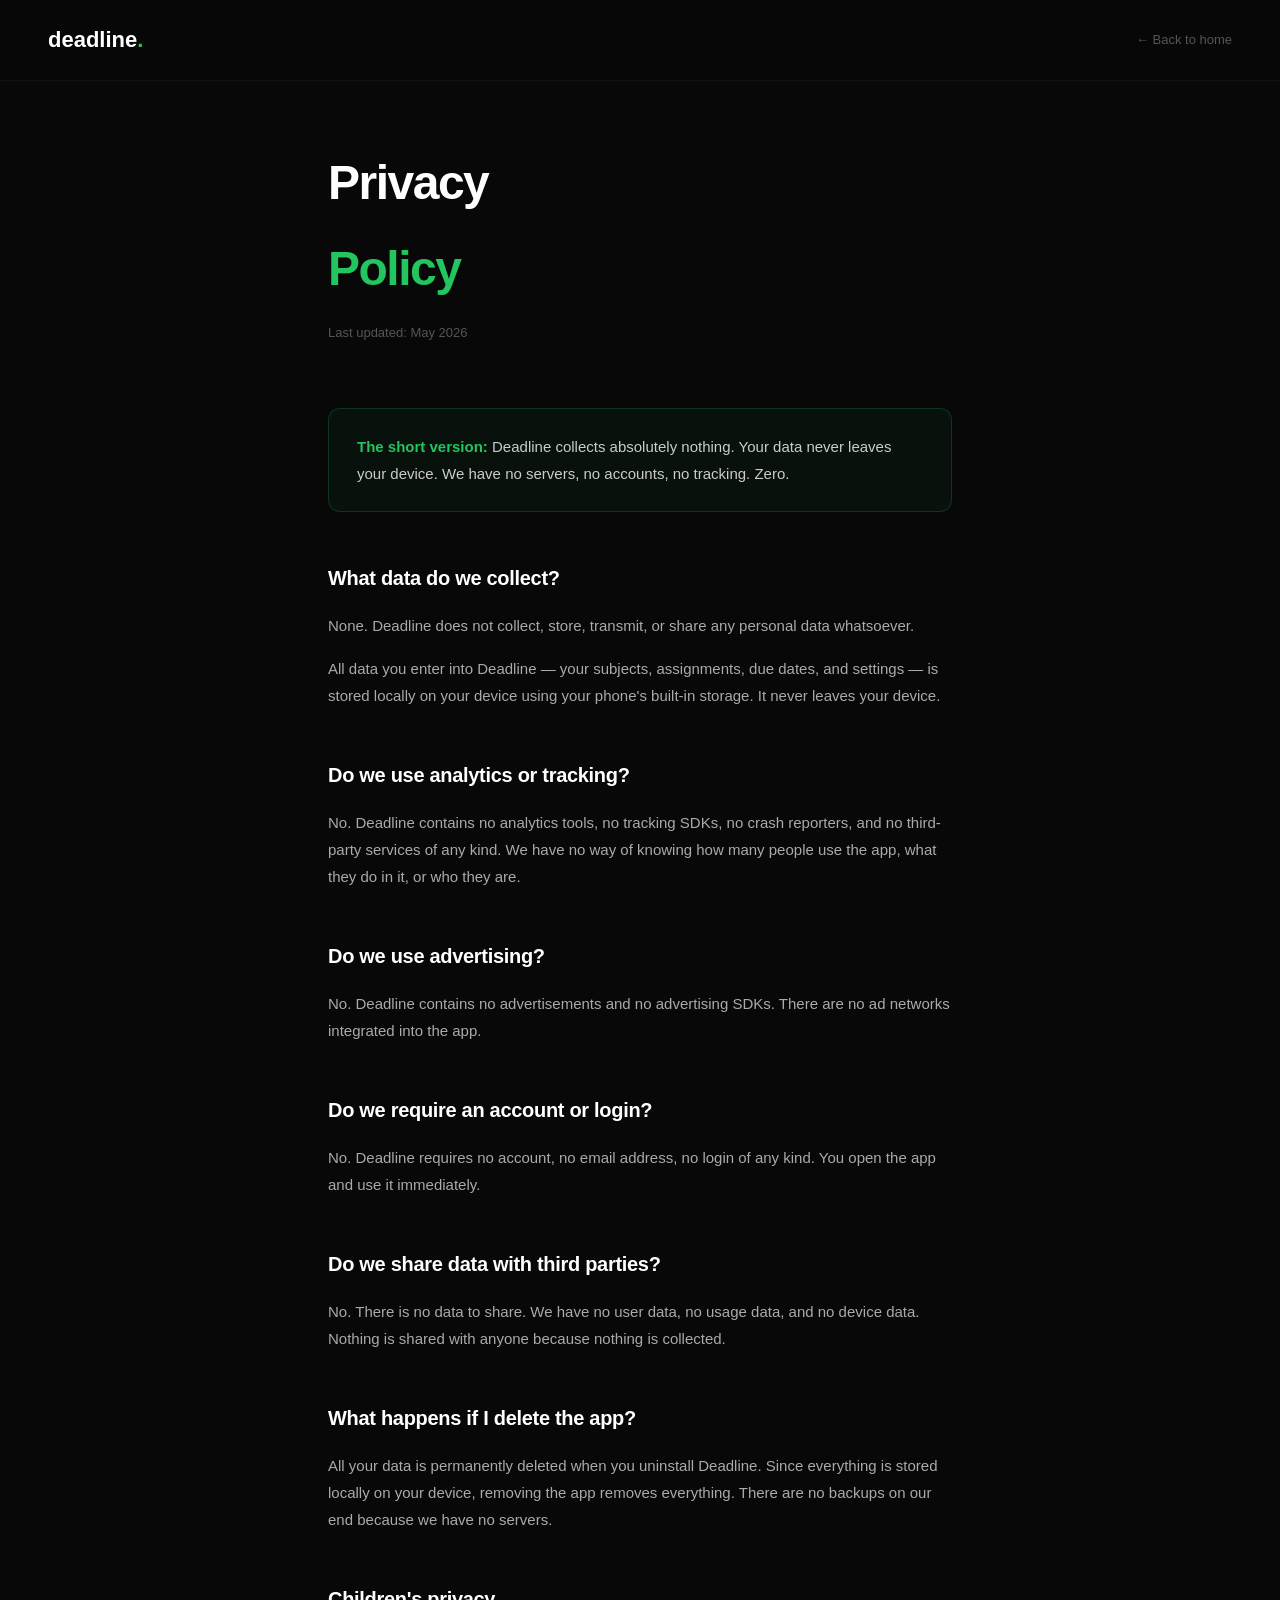
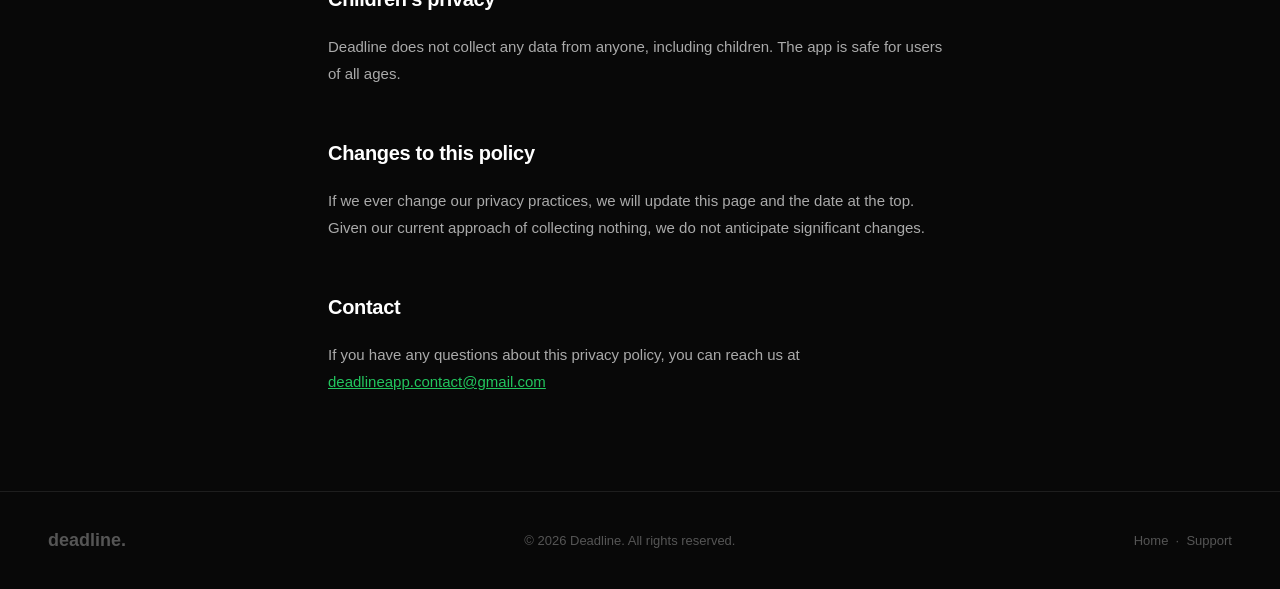
<file: Privacy/index.html>
<!DOCTYPE html>
<html lang="en">
<head>
<meta charset="UTF-8">
<meta name="viewport" content="width=device-width, initial-scale=1.0">
<title>Privacy Policy — Deadline.</title>
<link href="https://api.fontshare.com/v2/css?f[]=satoshi@300,400,500,700&display=swap" rel="stylesheet">
<style>
  :root {
    --black: #080808;
    --dark: #111111;
    --border: #1e1e1e;
    --white: #ffffff;
    --muted: #555555;
    --green: #22c55e;
  }

  * { margin: 0; padding: 0; box-sizing: border-box; }

  body {
    background: var(--black);
    color: var(--white);
    font-family: 'Satoshi', sans-serif;
    font-weight: 300;
    line-height: 1.8;
  }

  nav {
    position: fixed;
    top: 0; left: 0; right: 0;
    z-index: 100;
    padding: 20px 48px;
    display: flex;
    justify-content: space-between;
    align-items: center;
    border-bottom: 1px solid rgba(255,255,255,0.04);
    backdrop-filter: blur(20px);
    background: rgba(8,8,8,0.8);
  }

  .nav-logo {
    font-family: 'Satoshi', sans-serif;
    font-size: 22px;
    font-weight: 700;
    color: var(--white);
    text-decoration: none;
  }

  .nav-logo span { color: var(--green); }

  .back-link {
    font-size: 13px;
    color: var(--muted);
    text-decoration: none;
    transition: color 0.2s;
  }

  .back-link:hover { color: var(--white); }

  .container {
    max-width: 720px;
    margin: 0 auto;
    padding: 140px 48px 80px;
  }

  .page-title {
    font-size: 48px;
    font-weight: 700;
    letter-spacing: -1.5px;
    margin-bottom: 8px;
  }

  .page-title span { color: var(--green); }

  .last-updated {
    font-size: 13px;
    color: var(--muted);
    margin-bottom: 64px;
  }

  h2 {
    font-size: 20px;
    font-weight: 600;
    margin-top: 48px;
    margin-bottom: 16px;
    letter-spacing: -0.3px;
  }

  p {
    font-size: 15px;
    color: #aaaaaa;
    margin-bottom: 16px;
  }

  .highlight-box {
    border: 1px solid rgba(34,197,94,0.2);
    background: rgba(34,197,94,0.05);
    border-radius: 12px;
    padding: 24px 28px;
    margin: 32px 0;
  }

  .highlight-box p {
    color: #cccccc;
    margin: 0;
    font-size: 15px;
  }

  .highlight-box strong {
    color: var(--green);
  }

  footer {
    border-top: 1px solid var(--border);
    padding: 32px 48px;
    display: flex;
    justify-content: space-between;
    align-items: center;
    color: var(--muted);
    font-size: 13px;
    max-width: 100%;
  }

  footer a {
    color: inherit;
    text-decoration: none;
  }

  footer a:hover { color: var(--white); }

  @media (max-width: 768px) {
    nav { padding: 16px 24px; }
    .container { padding: 120px 24px 60px; }
    .page-title { font-size: 36px; }
    footer { flex-direction: column; gap: 12px; text-align: center; padding: 24px; }
  }
</style>
</head>
<body>

<nav>
  <a href="/" class="nav-logo">deadline<span>.</span></a>
  <a href="/" class="back-link">← Back to home</a>
</nav>

<div class="container">

  <h1 class="page-title">Privacy<br><span>Policy</span></h1>
  <div class="last-updated">Last updated: May 2026</div>

  <div class="highlight-box">
    <p><strong>The short version:</strong> Deadline collects absolutely nothing. Your data never leaves your device. We have no servers, no accounts, no tracking. Zero.</p>
  </div>

  <h2>What data do we collect?</h2>
  <p>None. Deadline does not collect, store, transmit, or share any personal data whatsoever.</p>
  <p>All data you enter into Deadline — your subjects, assignments, due dates, and settings — is stored locally on your device using your phone's built-in storage. It never leaves your device.</p>

  <h2>Do we use analytics or tracking?</h2>
  <p>No. Deadline contains no analytics tools, no tracking SDKs, no crash reporters, and no third-party services of any kind. We have no way of knowing how many people use the app, what they do in it, or who they are.</p>

  <h2>Do we use advertising?</h2>
  <p>No. Deadline contains no advertisements and no advertising SDKs. There are no ad networks integrated into the app.</p>

  <h2>Do we require an account or login?</h2>
  <p>No. Deadline requires no account, no email address, no login of any kind. You open the app and use it immediately.</p>

  <h2>Do we share data with third parties?</h2>
  <p>No. There is no data to share. We have no user data, no usage data, and no device data. Nothing is shared with anyone because nothing is collected.</p>

  <h2>What happens if I delete the app?</h2>
  <p>All your data is permanently deleted when you uninstall Deadline. Since everything is stored locally on your device, removing the app removes everything. There are no backups on our end because we have no servers.</p>

  <h2>Children's privacy</h2>
  <p>Deadline does not collect any data from anyone, including children. The app is safe for users of all ages.</p>

  <h2>Changes to this policy</h2>
  <p>If we ever change our privacy practices, we will update this page and the date at the top. Given our current approach of collecting nothing, we do not anticipate significant changes.</p>

  <h2>Contact</h2>
  <p>If you have any questions about this privacy policy, you can reach us at <a href="mailto:deadlineapp.contact@gmail.com" style="color: #22c55e;">deadlineapp.contact@gmail.com</a></p>

</div>

<footer>
  <div style="font-weight: 700; font-size: 18px;">deadline.</div>
  <div>© 2026 Deadline. All rights reserved.</div>
  <div>
    <a href="/">Home</a>
    &nbsp;·&nbsp;
    <a href="mailto:deadlineapp.contact@gmail.com">Support</a>
  </div>
</footer>

</body>
</html>
</file>
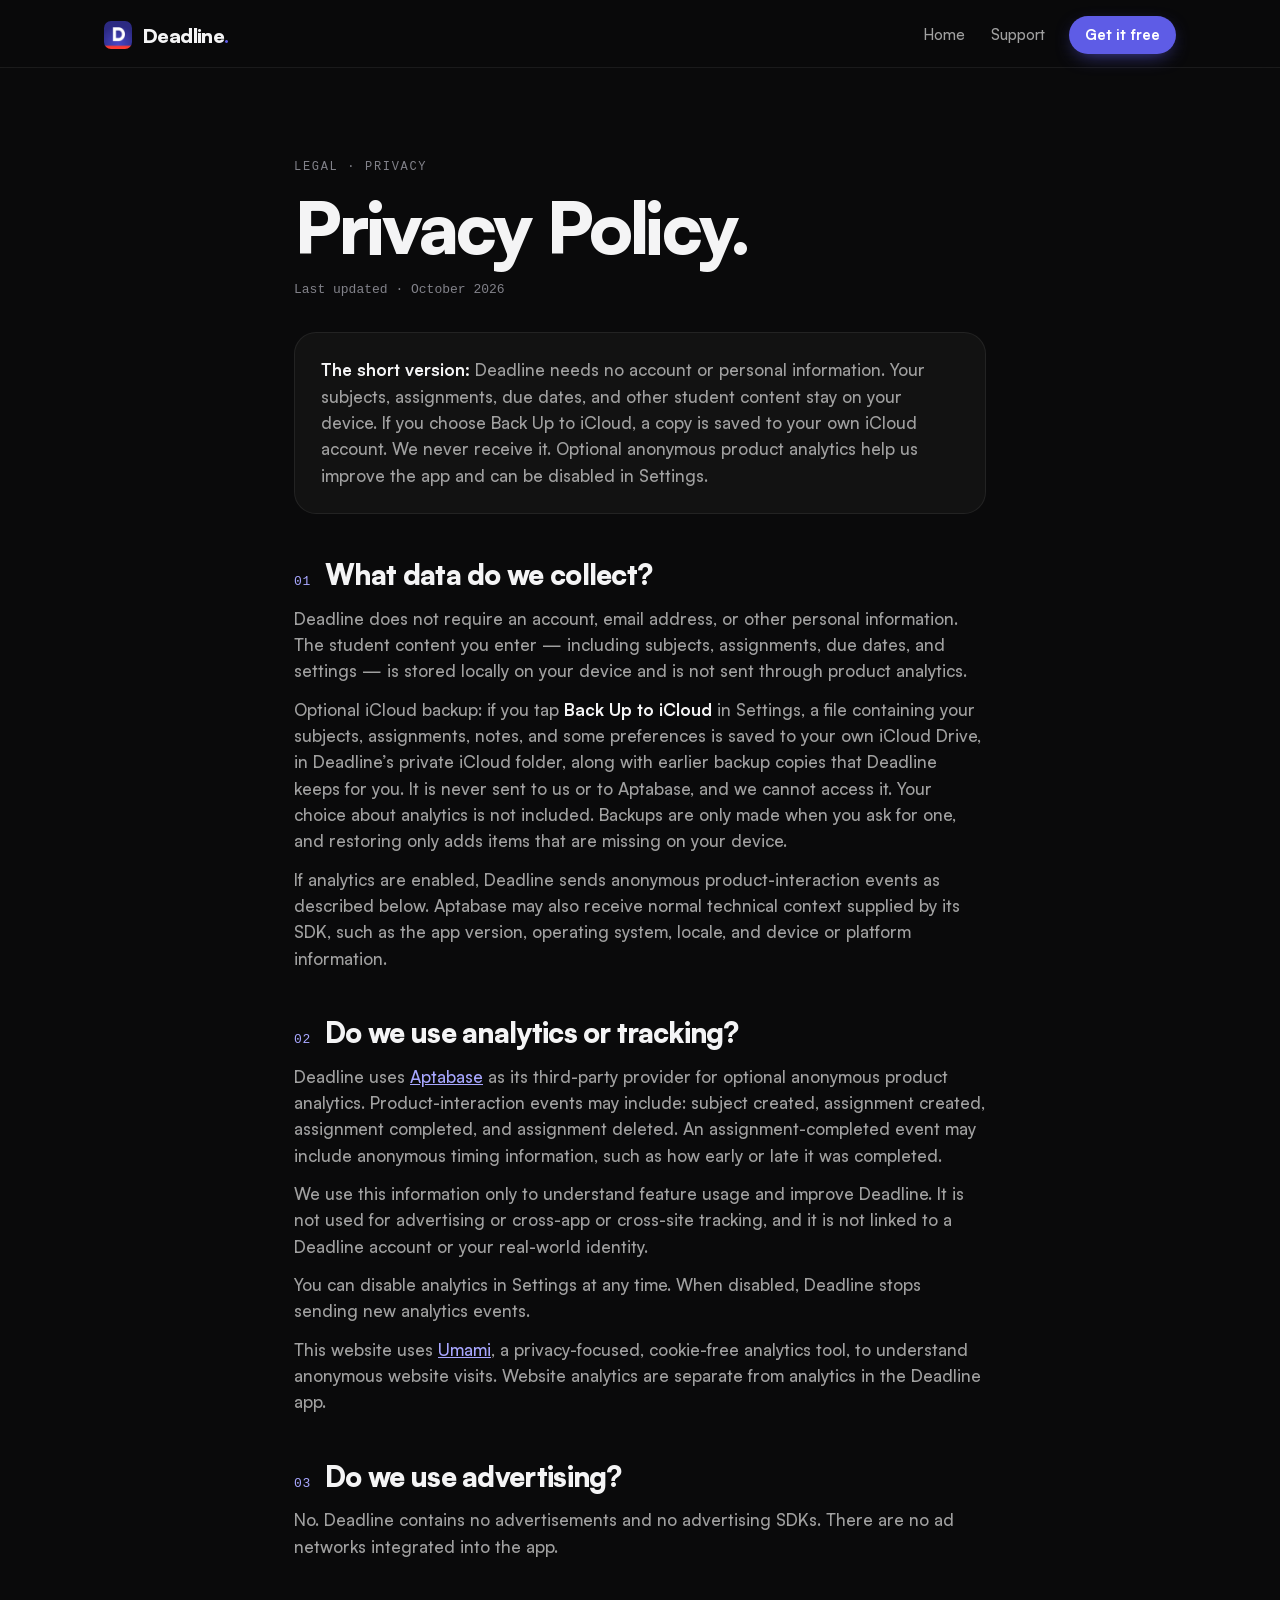
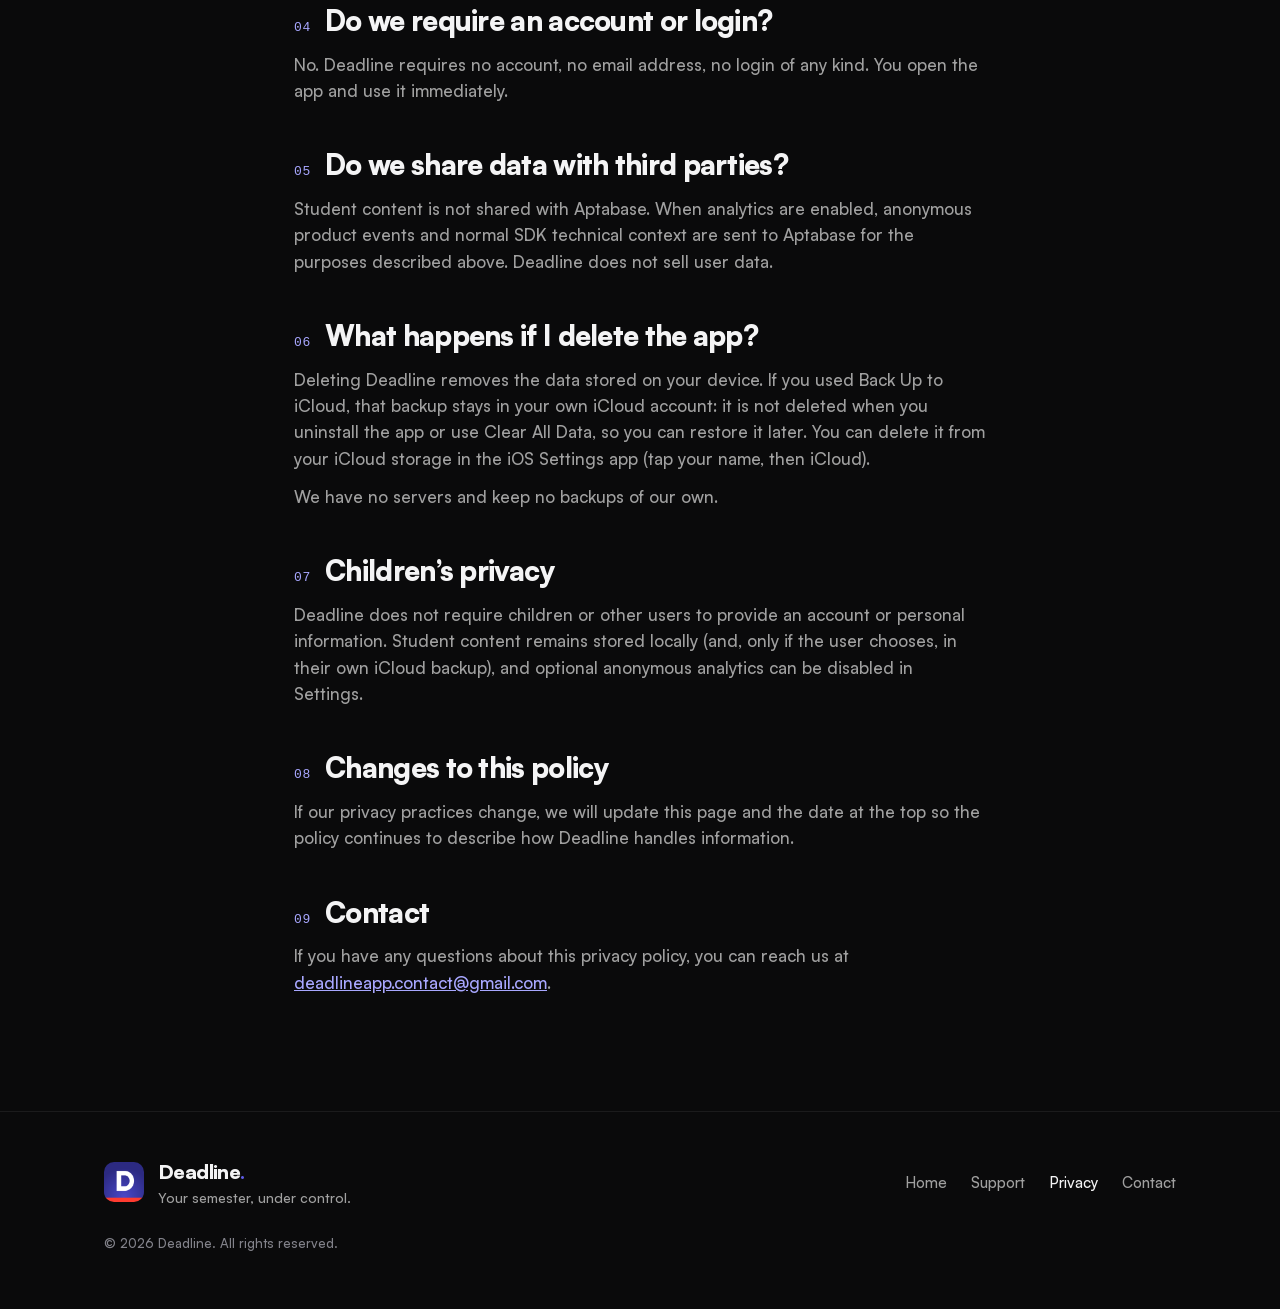
<file: privacy.html>
<!doctype html>
<html lang="en">
<head>
<meta charset="utf-8">
<meta name="viewport" content="width=device-width, initial-scale=1, viewport-fit=cover">
<title>Privacy Policy — Deadline</title>
<meta name="description" content="Deadline needs no account or personal information. Your subjects, assignments and due dates stay on your device.">
<meta name="theme-color" content="#0A0A0B">
<meta name="color-scheme" content="dark">
<link rel="canonical" href="https://deadline-website-tau.vercel.app/privacy">
<link rel="icon" type="image/png" href="assets/img/favicon-64.png">
<link rel="apple-touch-icon" href="assets/img/apple-touch-icon.png">
<link rel="preload" href="assets/fonts/Satoshi-Variable.woff2" as="font" type="font/woff2" crossorigin>
<link rel="stylesheet" href="assets/css/site.css">
<script defer src="https://cloud.umami.is/script.js" data-website-id="f7c7fc25-7401-4f5f-90be-51c1d1f1da90"></script>
</head>
<body class="docpage">
<a class="skip" href="#main">Skip to content</a>
<header class="nav scrolled">
  <div class="wrap nav-in">
    <a class="brand" href="/" aria-label="Deadline, home">
      <img src="assets/img/favicon-64.png" alt="" width="28" height="28">
      <span>Deadline<b>.</b></span>
    </a>
    <nav class="nav-links" aria-label="Site">
      <a href="/">Home</a>
      <a href="support">Support</a>
    </nav>
    <a class="btn btn-accent btn-sm" href="https://apps.apple.com/app/deadline/id6767482309" data-umami-event="app-store" data-umami-event-where="privacy">Get it free</a>
  </div>
</header>

<main id="main" class="doc wrap">
  <p class="eyebrow">Legal · Privacy</p>
  <h1>Privacy Policy.</h1>
  <p class="doc-date">Last updated · October 2026</p>

  <p class="doc-short"><strong>The short version:</strong> Deadline needs no account or personal information. Your subjects, assignments, due dates, and other student content stay on your device. If you choose Back Up to iCloud, a copy is saved to your own iCloud account. We never receive it. Optional anonymous product analytics help us improve the app and can be disabled in Settings.</p>

  <section>
    <h2><span>01</span>What data do we collect?</h2>
    <p>Deadline does not require an account, email address, or other personal information. The student content you enter — including subjects, assignments, due dates, and settings — is stored locally on your device and is not sent through product analytics.</p>
    <p>Optional iCloud backup: if you tap <strong>Back Up to iCloud</strong> in Settings, a file containing your subjects, assignments, notes, and some preferences is saved to your own iCloud Drive, in Deadline’s private iCloud folder, along with earlier backup copies that Deadline keeps for you. It is never sent to us or to Aptabase, and we cannot access it. Your choice about analytics is not included. Backups are only made when you ask for one, and restoring only adds items that are missing on your device.</p>
    <p>If analytics are enabled, Deadline sends anonymous product-interaction events as described below. Aptabase may also receive normal technical context supplied by its SDK, such as the app version, operating system, locale, and device or platform information.</p>
  </section>
  <section>
    <h2><span>02</span>Do we use analytics or tracking?</h2>
    <p>Deadline uses <a href="https://aptabase.com" target="_blank" rel="noopener noreferrer">Aptabase</a> as its third-party provider for optional anonymous product analytics. Product-interaction events may include: subject created, assignment created, assignment completed, and assignment deleted. An assignment-completed event may include anonymous timing information, such as how early or late it was completed.</p>
    <p>We use this information only to understand feature usage and improve Deadline. It is not used for advertising or cross-app or cross-site tracking, and it is not linked to a Deadline account or your real-world identity.</p>
    <p>You can disable analytics in Settings at any time. When disabled, Deadline stops sending new analytics events.</p>
    <p>This website uses <a href="https://umami.is" target="_blank" rel="noopener noreferrer">Umami</a>, a privacy-focused, cookie-free analytics tool, to understand anonymous website visits. Website analytics are separate from analytics in the Deadline app.</p>
  </section>
  <section>
    <h2><span>03</span>Do we use advertising?</h2>
    <p>No. Deadline contains no advertisements and no advertising SDKs. There are no ad networks integrated into the app.</p>
  </section>
  <section>
    <h2><span>04</span>Do we require an account or login?</h2>
    <p>No. Deadline requires no account, no email address, no login of any kind. You open the app and use it immediately.</p>
  </section>
  <section>
    <h2><span>05</span>Do we share data with third parties?</h2>
    <p>Student content is not shared with Aptabase. When analytics are enabled, anonymous product events and normal SDK technical context are sent to Aptabase for the purposes described above. Deadline does not sell user data.</p>
  </section>
  <section>
    <h2><span>06</span>What happens if I delete the app?</h2>
    <p>Deleting Deadline removes the data stored on your device. If you used Back Up to iCloud, that backup stays in your own iCloud account: it is not deleted when you uninstall the app or use Clear All Data, so you can restore it later. You can delete it from your iCloud storage in the iOS Settings app (tap your name, then iCloud).</p>
    <p>We have no servers and keep no backups of our own.</p>
  </section>
  <section>
    <h2><span>07</span>Children’s privacy</h2>
    <p>Deadline does not require children or other users to provide an account or personal information. Student content remains stored locally (and, only if the user chooses, in their own iCloud backup), and optional anonymous analytics can be disabled in Settings.</p>
  </section>
  <section>
    <h2><span>08</span>Changes to this policy</h2>
    <p>If our privacy practices change, we will update this page and the date at the top so the policy continues to describe how Deadline handles information.</p>
  </section>
  <section>
    <h2><span>09</span>Contact</h2>
    <p>If you have any questions about this privacy policy, you can reach us at <a href="mailto:deadlineapp.contact@gmail.com">deadlineapp.contact@gmail.com</a>.</p>
  </section>
</main>

<footer class="foot">
  <div class="wrap foot-in">
    <div class="foot-brand">
      <img src="assets/img/icon-256.png" alt="" width="40" height="40">
      <div><p class="wordmark">Deadline<b>.</b></p><p>Your semester, under control.</p></div>
    </div>
    <nav aria-label="Footer">
      <a href="/">Home</a>
      <a href="support">Support</a>
      <a href="privacy" aria-current="page">Privacy</a>
      <a href="mailto:deadlineapp.contact@gmail.com">Contact</a>
    </nav>
    <p class="foot-small">© 2026 Deadline. All rights reserved.</p>
  </div>
</footer>
</body>
</html>
</file>
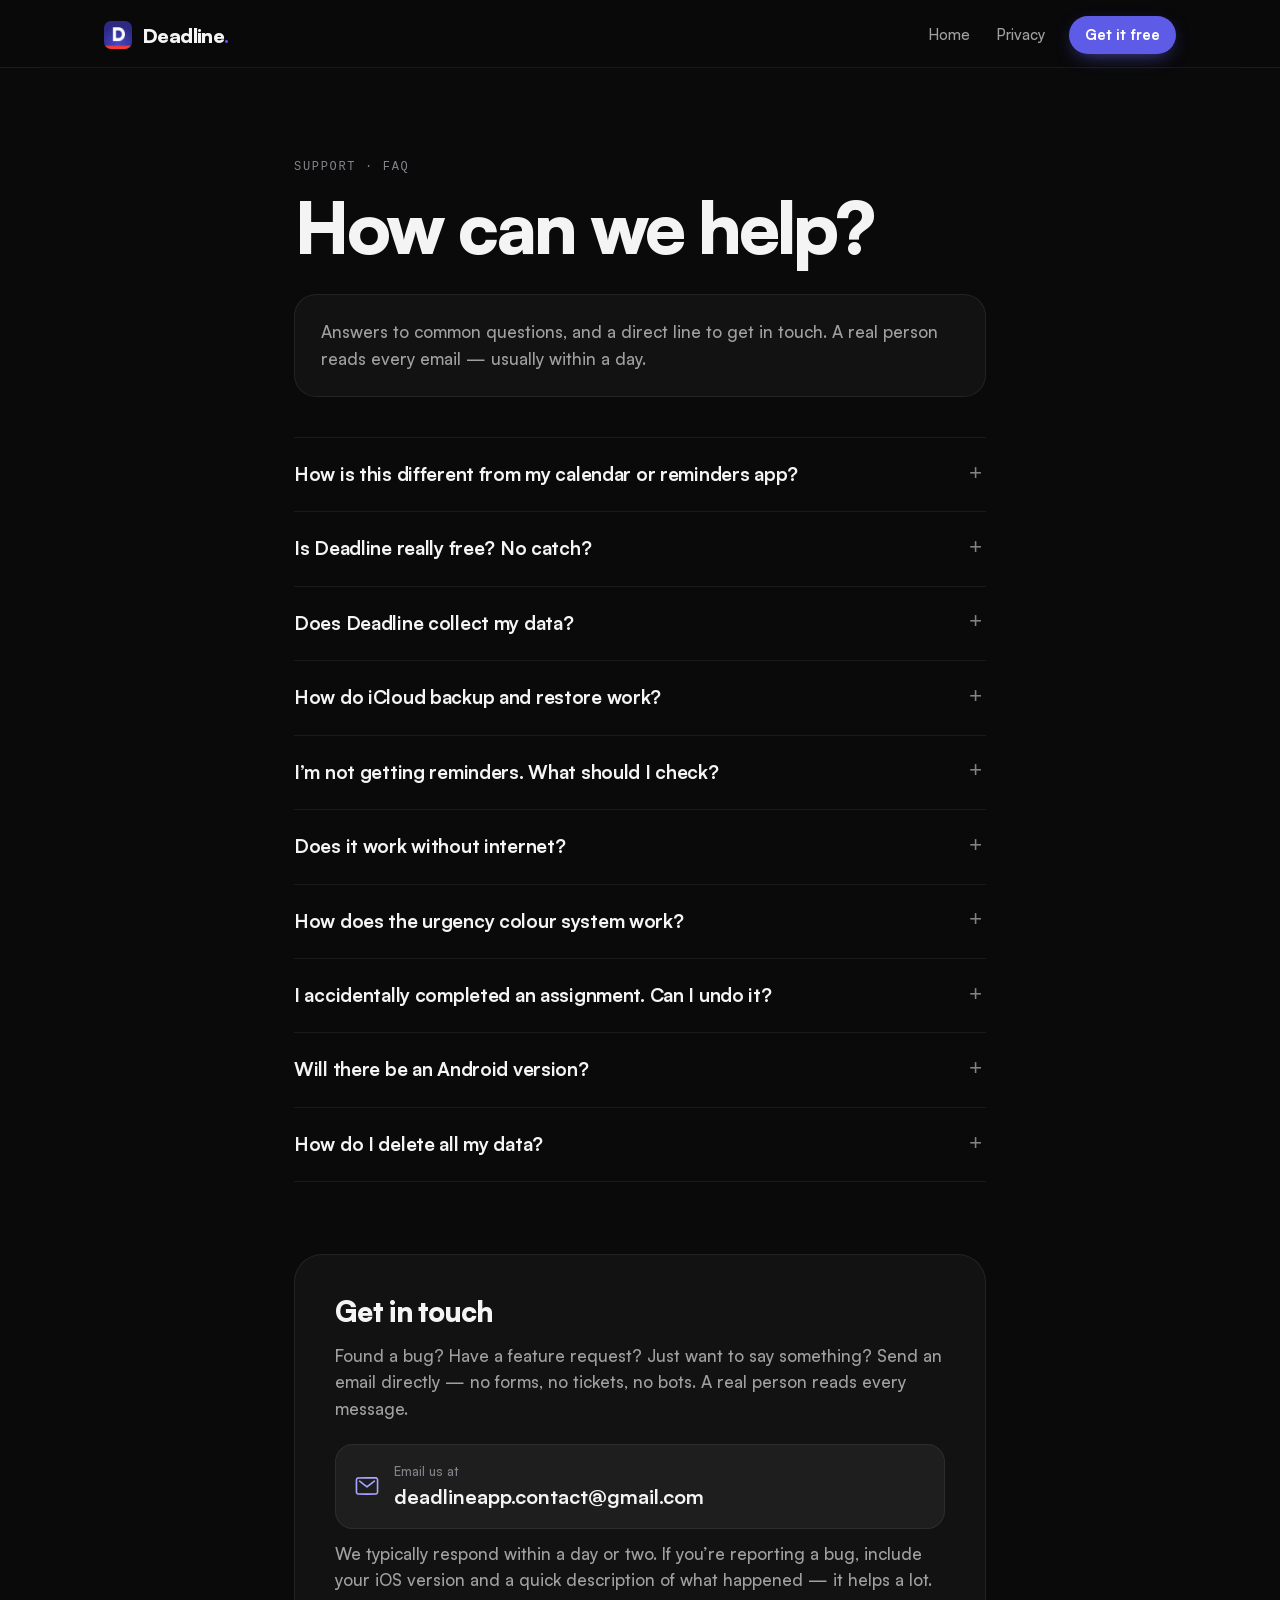
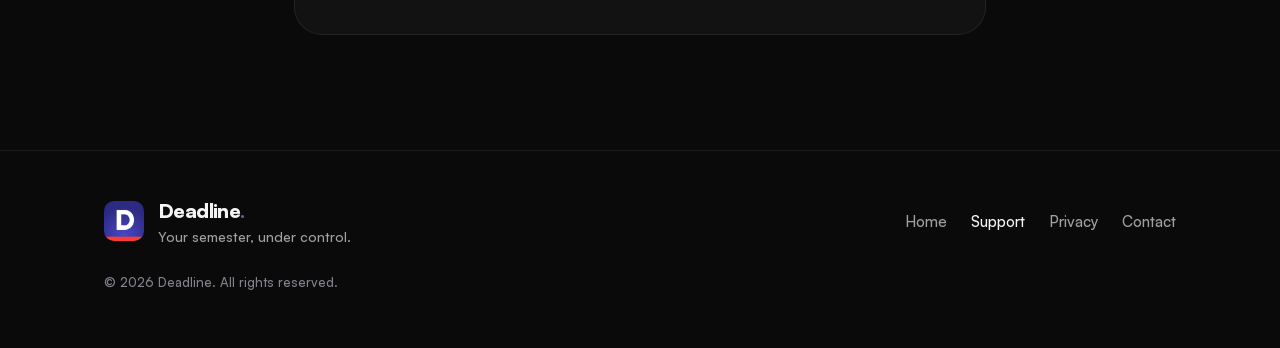
<file: support.html>
<!doctype html>
<html lang="en">
<head>
<meta charset="utf-8">
<meta name="viewport" content="width=device-width, initial-scale=1, viewport-fit=cover">
<title>Support — Deadline</title>
<meta name="description" content="Answers to common questions about Deadline, and a direct line to get in touch.">
<meta name="theme-color" content="#0A0A0B">
<meta name="color-scheme" content="dark">
<meta name="apple-itunes-app" content="app-id=6767482309">
<link rel="canonical" href="https://deadline-website-tau.vercel.app/support">
<link rel="icon" type="image/png" href="assets/img/favicon-64.png">
<link rel="apple-touch-icon" href="assets/img/apple-touch-icon.png">
<link rel="preload" href="assets/fonts/Satoshi-Variable.woff2" as="font" type="font/woff2" crossorigin>
<link rel="stylesheet" href="assets/css/site.css">
<script defer src="https://cloud.umami.is/script.js" data-website-id="f7c7fc25-7401-4f5f-90be-51c1d1f1da90"></script>
</head>
<body class="docpage">
<a class="skip" href="#main">Skip to content</a>
<header class="nav scrolled">
  <div class="wrap nav-in">
    <a class="brand" href="/" aria-label="Deadline, home">
      <img src="assets/img/favicon-64.png" alt="" width="28" height="28">
      <span>Deadline<b>.</b></span>
    </a>
    <nav class="nav-links" aria-label="Site">
      <a href="/">Home</a>
      <a href="privacy">Privacy</a>
    </nav>
    <a class="btn btn-accent btn-sm" href="https://apps.apple.com/app/deadline/id6767482309" data-umami-event="app-store" data-umami-event-where="support">Get it free</a>
  </div>
</header>

<main id="main" class="doc wrap">
  <p class="eyebrow">Support · FAQ</p>
  <h1>How can we help?</h1>
  <p class="doc-short">Answers to common questions, and a direct line to get in touch. A real person reads every email — usually within a day.</p>

  <div class="faq-list doc-faq">
    <details>
      <summary>How is this different from my calendar or reminders app?</summary>
      <p>Your calendar is built for events: meetings, birthdays, appointments. Your reminders app is a general-purpose to-do list. Neither was designed with student assignments in mind.</p>
      <p>Deadline is built for exactly one thing: <strong>tracking assignments with urgency</strong>. The moment you add a task, it shows you a live countdown and colour-codes it — <span style="color:var(--calm)">green</span> when you have time, <span style="color:var(--soon)">yellow</span> when it’s closing in, <span style="color:var(--move)">orange</span> when it’s urgent, and <span style="color:var(--now)">red</span> when it’s critical. No setup, no calendar views to navigate, no noise.</p>
      <p>A calendar shows you <strong>when</strong> something is due. Deadline shows you <strong>how long you actually have</strong> and makes sure you feel it.</p>
    </details>
    <details>
      <summary>Is Deadline really free? No catch?</summary>
      <p>Yes, completely free. No subscription, no in-app purchases, no premium tier. Every feature in the app is available to everyone, always.</p>
      <p>It was built by a student who needed it. There’s no business model here — just a useful tool.</p>
    </details>
    <details>
      <summary>Does Deadline collect my data?</summary>
      <p>Your student content stays private. Everything you enter — subjects, assignments, and due dates — stays on your device, and Deadline does not require an account or personal information. If you choose Back Up to iCloud, a copy is saved to your own iCloud account; we never receive it.</p>
      <p>Optional anonymous product analytics help improve the app and can be disabled in Settings. They are not linked to your identity or used for advertising. See the <a href="privacy">privacy policy</a> for details.</p>
    </details>
    <details>
      <summary>How do iCloud backup and restore work?</summary>
      <p>In <strong>Settings</strong>, tap <strong>Back Up to iCloud</strong> to save a copy of your subjects, assignments, notes and preferences to your own iCloud Drive. Nothing is backed up automatically, so back up whenever you want a fresh copy. You need to be signed in to iCloud with iCloud Drive turned on.</p>
      <p><strong>Restore from iCloud</strong> only adds subjects and assignments that are missing on your phone; it never changes or deletes the ones already there. Preferences are restored only if your phone has no subjects yet. Restoring an older backup can bring back items you deleted. It’s a backup, not live syncing between devices.</p>
    </details>
    <details>
      <summary>I’m not getting reminders. What should I check?</summary>
      <p>Tap the bell at the top of the main screen. It shows whether notifications are on for Deadline. If they’ve never been turned on, tap <strong>Enable Notifications</strong>. If they’re blocked, tap <strong>Open Settings</strong> and turn on <strong>Allow Notifications</strong>. You can also choose which reminders you get (7 days, 5 days, 3 days, 24 hours and 1 hour before) and set a daily reminder there. A Focus mode can also hold notifications back.</p>
    </details>
    <details>
      <summary>Does it work without internet?</summary>
      <p>Your subjects, assignments, countdowns and reminders work offline. Open Deadline on a plane or in a lecture hall with no signal and keep planning as usual.</p>
    </details>
    <details>
      <summary>How does the urgency colour system work?</summary>
      <p>Each assignment card has a coloured line at the bottom that tells you exactly where you stand:</p>
      <ul class="doc-ladder">
        <li><i style="--c:var(--calm)"></i><b>Green</b> 5 or more days left. You’re fine.</li>
        <li><i style="--c:var(--soon)"></i><b>Yellow</b> 2 to 4 days left. Start thinking about it.</li>
        <li><i style="--c:var(--move)"></i><b>Orange</b> 24 to 48 hours. Time to get moving.</li>
        <li><i style="--c:var(--now)"></i><b>Red</b> Under 24 hours. The line pulses. You should be working on it.</li>
      </ul>
      <p>You can also toggle a live seconds countdown in Settings for assignments under 24 hours, or extend it to all assignments if you want maximum urgency everywhere.</p>
    </details>
    <details>
      <summary>I accidentally completed an assignment. Can I undo it?</summary>
      <p>Yes. There’s no time limit on undo. Go to your completed assignments and restore it whenever you need to. No questions asked.</p>
    </details>
    <details>
      <summary>Will there be an Android version?</summary>
      <p>Android (Google Play) is currently in closed testing ahead of public release. It’s being built by one person, so timelines are honest rather than rushed. Follow along or reach out if you’d like to be notified when it goes public.</p>
    </details>
    <details>
      <summary>How do I delete all my data?</summary>
      <p>Go to <strong>Settings</strong> inside the app and tap <strong>Clear All Data</strong>. This wipes everything on your phone — subjects, assignments, completed items. It cannot be undone, so make sure you mean it. Deleting the app also removes everything stored on your phone.</p>
      <p>Neither of these deletes an iCloud backup you made. You can delete that from your iCloud storage in the iOS Settings app (tap your name, then iCloud).</p>
    </details>
  </div>

  <section class="doc-contact">
    <h2>Get in touch</h2>
    <p>Found a bug? Have a feature request? Just want to say something? Send an email directly — no forms, no tickets, no bots. A real person reads every message.</p>
    <a class="mailbox" href="mailto:deadlineapp.contact@gmail.com">
      <svg aria-hidden="true"><use href="assets/img/icons.svg#i-mail-outline"/></svg>
      <span><small>Email us at</small>deadlineapp.contact@gmail.com</span>
    </a>
    <p>We typically respond within a day or two. If you’re reporting a bug, include your iOS version and a quick description of what happened — it helps a lot.</p>
  </section>
</main>

<footer class="foot">
  <div class="wrap foot-in">
    <div class="foot-brand">
      <img src="assets/img/icon-256.png" alt="" width="40" height="40">
      <div><p class="wordmark">Deadline<b>.</b></p><p>Your semester, under control.</p></div>
    </div>
    <nav aria-label="Footer">
      <a href="/">Home</a>
      <a href="support" aria-current="page">Support</a>
      <a href="privacy">Privacy</a>
      <a href="mailto:deadlineapp.contact@gmail.com">Contact</a>
    </nav>
    <p class="foot-small">© 2026 Deadline. All rights reserved.</p>
  </div>
</footer>
</body>
</html>
</file>
<file: assets/css/site.css>
/* ==========================================================================
   Deadline — marketing site
   Dark only, because the app is dark only. Colour on this page comes from
   exactly two places in the app: the urgency ladder (utils/urgency.ts) and
   the subject palette (app/(tabs)/index.tsx). Aurora indigo is the accent.
   ========================================================================== */

@font-face {
  font-family: 'Satoshi';
  src: url('../fonts/Satoshi-Variable.woff2') format('woff2-variations'),
       url('../fonts/Satoshi-Variable.woff2') format('woff2');
  font-weight: 300 900;
  font-display: swap;
}

:root {
  color-scheme: dark;
  --void: #0A0A0B;
  --screen: #121212;          /* app screen ground */
  --sheet: #1E1E1E;           /* app modal sheets */
  --hair: rgba(255,255,255,.07);
  --hair-2: rgba(255,255,255,.13);
  --ink: #F4F4F5;
  --ink-2: #A0A0A0;           /* app secondary text */
  --ink-3: #82828A;

  --accent: #5E5CE6;          /* Aurora — swapped by the theme picker */
  --accent-rgb: 94, 92, 230;
  --accent-ink: #A8A7FF;

  --calm: #22C55E;            /* 5+ days     */
  --soon: #EAB308;            /* 2–4 days    */
  --move: #F97316;            /* 24–48 hours */
  --now:  #EF4444;            /* < 24 hours  */

  --sans: 'Satoshi', -apple-system, BlinkMacSystemFont, 'Segoe UI', Helvetica, Arial, sans-serif;
  --mono: ui-monospace, 'SF Mono', SFMono-Regular, Menlo, Consolas, monospace;
  --rounded: ui-rounded, 'SF Pro Rounded', -apple-system, BlinkMacSystemFont, var(--sans);

  --gut: clamp(16px, 5vw, 64px);
  --e-enter: cubic-bezier(.16, 1, .3, 1);
  --e-soft: cubic-bezier(.33, 1, .68, 1);
}

*, *::before, *::after { box-sizing: border-box; }
html { -webkit-text-size-adjust: 100%; scroll-behavior: smooth; scroll-padding-top: 72px; }
body {
  margin: 0; background: var(--void); color: var(--ink);
  font-family: var(--sans); font-size: 17px; line-height: 1.55; font-weight: 500;
  -webkit-font-smoothing: antialiased; -moz-osx-font-smoothing: grayscale;
  overflow-x: hidden;
}
img, video, svg { display: block; max-width: 100%; }
svg { fill: currentColor; }
a { color: inherit; }
button { font: inherit; color: inherit; }
h1, h2, h3 { margin: 0; text-wrap: balance; }
p { margin: 0; }
ol, ul, dl, dd { margin: 0; padding: 0; list-style: none; }
.sr-only { position: absolute; width: 1px; height: 1px; overflow: hidden; clip: rect(0 0 0 0); white-space: nowrap; }
.mono { font-family: var(--mono); }
.center { text-align: center; margin-inline: auto; }

:focus-visible { outline: 2px solid var(--accent-ink); outline-offset: 3px; border-radius: 6px; }

.skip {
  position: fixed; left: 12px; top: -60px; z-index: 100; padding: 10px 14px;
  background: var(--ink); color: #000; border-radius: 10px; font-weight: 700; text-decoration: none;
}
.skip:focus { top: 12px; }

.wrap { width: 100%; max-width: 1200px; margin-inline: auto; padding-inline: var(--gut); }

section { padding-block: clamp(64px, 8.5vw, 124px); position: relative; }

.eyebrow {
  font-family: var(--mono); font-size: 12px; font-weight: 500; letter-spacing: .14em;
  text-transform: uppercase; color: var(--ink-3);
}
h1 {
  font-size: clamp(32px, 4.3vw, 56px); font-weight: 900; letter-spacing: -.035em; line-height: 1.04;
}
h2 {
  font-size: clamp(34px, 5vw, 64px); font-weight: 900; letter-spacing: -.045em; line-height: 1;
}
h3 { font-size: 20px; font-weight: 800; letter-spacing: -.02em; line-height: 1.2; }
.lede { font-size: clamp(17px, 1.6vw, 19px); color: var(--ink-2); line-height: 1.55; max-width: 44ch; }
.fine { font-size: 14px; color: var(--ink-3); line-height: 1.5; max-width: 60ch; }
.fine a { color: var(--ink-2); }
.fine em, .lede em { font-style: normal; color: var(--ink); }
.sec-head { display: grid; gap: 18px; margin-bottom: clamp(44px, 6vw, 80px); }
.sec-head .lede { margin-top: 4px; }

/* ── time rail ─────────────────────────────────────────────────────────── */
.timerail { position: fixed; inset: 0 0 auto 0; height: 3px; z-index: 60; background: rgba(255,255,255,.04); }
.timerail span {
  display: block; height: 100%; width: 0;
  background: linear-gradient(90deg, var(--calm), var(--soon) 40%, var(--move) 70%, var(--now)) 0 0 / 100vw 100% no-repeat;
}

/* ── nav ───────────────────────────────────────────────────────────────── */
.nav {
  position: sticky; top: 0; z-index: 50; padding-top: 3px;
  transition: background-color .3s, border-color .3s;
  border-bottom: 1px solid transparent;
}
.nav.scrolled {
  background: rgba(10,10,11,.78); border-bottom-color: var(--hair);
  -webkit-backdrop-filter: saturate(140%) blur(18px); backdrop-filter: saturate(140%) blur(18px);
}
.nav-in { display: flex; align-items: center; gap: 24px; height: 64px; }
.brand { display: flex; align-items: center; gap: 10px; text-decoration: none; font-weight: 900; font-size: 20px; letter-spacing: -.03em; }
.brand img { border-radius: 7px; }
.brand b, .wordmark b { color: var(--accent); }
.nav-links { display: flex; gap: 26px; margin-left: auto; font-size: 15px; color: var(--ink-2); }
.nav-links a { text-decoration: none; transition: color .2s; }
.nav-links a:hover { color: var(--ink); }
@media (max-width: 880px) { .nav-links { display: none; } .nav-in > .btn { margin-left: auto; } }

.btn {
  display: inline-flex; align-items: center; justify-content: center; gap: 8px;
  border-radius: 999px; font-weight: 700; text-decoration: none; border: 0; cursor: pointer;
  transition: transform .2s var(--e-enter), background-color .2s, box-shadow .2s;
}
.btn:active { transform: scale(.97); }
.btn-sm { height: 38px; padding: 0 16px; font-size: 15px; }
.btn-accent { background: var(--accent); color: #fff; box-shadow: 0 6px 20px -8px rgba(var(--accent-rgb), .9); }
.btn-accent:hover { box-shadow: 0 8px 28px -8px rgba(var(--accent-rgb), 1); }

/* App Store button — Apple’s official badge can replace this 1:1 */
.badge {
  display: inline-flex; align-items: center; gap: 10px; height: 56px; padding: 0 22px 0 18px;
  background: #fff; color: #000; border-radius: 14px; text-decoration: none;
  font-weight: 700; font-size: 22px; letter-spacing: -.02em; line-height: 1;
  font-family: -apple-system, BlinkMacSystemFont, 'Helvetica Neue', Helvetica, Arial, sans-serif;
  box-shadow: 0 10px 30px -12px rgba(255,255,255,.35);
  transition: transform .2s var(--e-enter), box-shadow .2s;
}
.badge:hover { box-shadow: 0 14px 40px -12px rgba(255,255,255,.5); transform: translateY(-1px); }
.badge:active { transform: scale(.97); }
.badge svg { width: 28px; height: 28px; margin-top: -3px; }
.badge small { display: block; font-size: 11.5px; font-weight: 500; letter-spacing: 0; margin-bottom: 3px; }
.badge-lg { height: 64px; font-size: 25px; padding: 0 26px 0 20px; border-radius: 16px; }
.badge-lg svg { width: 32px; height: 32px; }

.textlink { display: inline-flex; align-items: center; gap: 6px; color: var(--ink-2); text-decoration: none; font-weight: 600; }
.textlink svg { width: 16px; height: 16px; transition: transform .2s var(--e-enter); }
.textlink:hover { color: var(--ink); }
.textlink:hover svg { transform: translateY(2px); }

.facts { display: flex; flex-wrap: wrap; gap: 6px 0; font-family: var(--mono); font-size: 12.5px; color: var(--ink-3); letter-spacing: .04em; }
.facts li + li::before { content: '·'; margin: 0 10px; color: var(--ink-3); }
.facts.center { justify-content: center; }

/* ── phone ─────────────────────────────────────────────────────────────── *
   Deliberately minimal: a thin black band and a hairline. The screens are
   the product; the device isn’t.                                           */
.phone {
  /* % padding resolves against the parent (= our width); a radius of
     14.5% / 6.7% is a circular corner at a 924×2000 screen ratio.        */
  container-type: inline-size; position: relative; margin: 0;
  padding: 2.2%; border-radius: 14.5% / 6.7%;
  background: linear-gradient(160deg, #202024, #0b0b0d 45%);
  box-shadow: inset 0 0 0 1px rgba(255,255,255,.1), 0 40px 80px -40px rgba(0,0,0,.9);
}
.phone img, .phone video { width: 100%; height: auto; border-radius: 12.5cqw; background: var(--screen); }
.phone-rec { border-radius: 14.5% / 7%; }
.phone-rec video { aspect-ratio: 600 / 1304; object-fit: cover; }

.glow { position: absolute; border-radius: 50%; filter: blur(70px); pointer-events: none; }

/* ── hero ──────────────────────────────────────────────────────────────── */
.hero { padding-block: clamp(28px, 5vw, 72px) clamp(56px, 7vw, 96px); }
.hero-grid { display: grid; grid-template-columns: minmax(0, 1.15fr) minmax(0, .85fr); gap: clamp(32px, 6vw, 96px); align-items: center; }
.hero-copy { container-type: inline-size; display: grid; gap: 22px; }
.hero-copy .eyebrow { margin-bottom: 4px; }

.morph { --n: 13; position: relative; font-size: min(calc(100cqw / (var(--n) * .6)), 112px); line-height: 1; height: 1.08em; font-weight: 900; letter-spacing: -.035em; white-space: nowrap; }
.morph-vague, .morph-exact { position: absolute; inset: 0 auto auto 0; }
.morph-vague { color: #6B6B72; font-weight: 500; letter-spacing: -.03em; transition: opacity .22s var(--e-soft), transform .22s var(--e-soft), filter .22s; }
.caret { display: inline-block; width: .06em; height: .8em; margin-left: .06em; vertical-align: -.06em; background: var(--accent); animation: caret 1.05s steps(1) infinite; }
@keyframes caret { 50% { opacity: 0; } }
.morph-exact { opacity: 0; transform: scale(.96); transform-origin: left center; transition: opacity .12s, transform .38s var(--e-enter); }
.morph-num { font-variant-numeric: tabular-nums; font-feature-settings: 'tnum'; color: var(--uc, var(--ink)); }
.morph.swapped .morph-vague { opacity: 0; transform: translateY(-.18em); filter: blur(6px); }
.morph.swapped .morph-exact { opacity: 1; transform: none; }
.morph-note { display: flex; align-items: center; gap: 10px; font-family: var(--mono); font-size: 13px; color: var(--ink-3); letter-spacing: .02em; margin-top: -8px; min-height: 1.4em; }
.morph-note .dot { width: 8px; height: 8px; border-radius: 50%; background: var(--uc, var(--ink-3)); flex: none; }
.morph-note .dot.live { animation: pulse 1.6s ease-in-out infinite; }

.hero h1 { margin-top: 10px; max-width: 15ch; }
.cta-row { display: flex; flex-wrap: wrap; align-items: center; gap: 18px 28px; margin-top: 8px; }

.hero-visual { position: relative; justify-self: center; width: min(100%, 350px, calc((100svh - 150px) / 2.2)); min-width: 260px; }
.glow-red { inset: 12% -10% 20% -10%; background: rgba(255,59,48,.30); }
.phone-hero { animation: rise .9s var(--e-enter) both .1s; }
@keyframes rise { from { opacity: 0; transform: translateY(40px) scale(.97); } }

@media (max-width: 880px) {
  .hero-grid { grid-template-columns: 1fr; }
  .hero-visual { width: min(78vw, 360px); margin-top: 16px; }
}

/* ── problem ───────────────────────────────────────────────────────────── */
.problem { padding-top: clamp(40px, 6vw, 80px); }
.hideouts { display: grid; grid-template-columns: repeat(2, minmax(0, 1fr)); gap: clamp(36px, 5vw, 64px) clamp(28px, 5vw, 72px); margin-top: clamp(32px, 5vw, 56px); }
.hideouts li { font-size: clamp(26px, 3.3vw, 42px); font-weight: 800; letter-spacing: -.035em; line-height: 1.08; color: #8E8E95; }
.hideouts .src { display: flex; align-items: center; gap: 8px; margin-bottom: 14px; font-family: var(--mono); font-size: 11.5px; font-weight: 500; letter-spacing: .12em; text-transform: uppercase; color: var(--ink-3); }
.hideouts .src i { width: 6px; height: 6px; border-radius: 50%; background: var(--c); }
@media (max-width: 640px) { .hideouts { grid-template-columns: 1fr; } }

.pivot { margin-top: clamp(72px, 10vw, 136px); display: grid; gap: 24px; }
.pivot-big { font-size: clamp(38px, 6.4vw, 88px); font-weight: 900; letter-spacing: -.048em; line-height: .98; }
.pivot-big span { color: var(--now); }
.pivot-small { font-size: clamp(17px, 1.6vw, 20px); color: var(--ink-2); max-width: 46ch; }

/* ── assignment card: components/TaskCard.tsx (1.7.0), in em so it can scale ─
   Flat card, no rail or glow; countdown on the right with the due date under it. */
.tc {
  --uc: var(--calm);
  font-size: 16px; line-height: 1.22; border-radius: 1.25em; position: relative;
}
.tc-in {
  display: flex; align-items: center; position: relative; overflow: hidden;
  padding: 1em; border-radius: 1.25em;
  border: 1px solid transparent;
  background: #1B1B1C;
  transition: background-color .2s, border-color .2s, opacity .3s;
}
.tc-box {
  flex: none; width: 1.5em; height: 1.5em; margin-right: 1em; padding: 0;
  display: grid; place-items: center; border-radius: 50%;
  border: 2px solid rgba(255,255,255,.3); background: transparent; cursor: pointer;
  transition: background-color .15s, border-color .15s;
}
.tc-box svg { width: .875em; height: .875em; color: #fff; opacity: 0; transition: opacity .2s; }
.tc-info { flex: 1; min-width: 0; }
.tc-t { font-size: 1em; font-weight: 800; color: #fff; white-space: nowrap; overflow: hidden; text-overflow: ellipsis; letter-spacing: -.005em; }
/* countdownColumn: min 88pt, right-aligned; 17pt bold tabular countdown, 12pt #888 date under it */
.tc-col { flex: none; min-width: 5.5em; margin-left: .75em; display: grid; justify-items: end; }
.tc-u { font-size: 1.0625em; font-weight: 750; letter-spacing: .5px; color: var(--uc); white-space: nowrap; font-variant-numeric: tabular-nums; }
.tc-d { font-size: .75em; font-weight: 600; color: #888; margin-top: 2px; white-space: nowrap; font-variant-numeric: tabular-nums; }
/* The urgency bar: 3pt, inset 12pt from each side, along the bottom edge. */
.tc-bar { position: absolute; left: .75em; right: .75em; bottom: 0; height: 3px; background: var(--uc); }
.tc.live .tc-bar { animation: pulse 1.6s ease-in-out infinite; }
@keyframes pulse { 0%, 100% { opacity: 1; } 50% { opacity: .3; } }

/* completing → completed, as in AnimatedCheckbox + taskCardCompleted */
.tc.completing .tc-in { border-color: var(--sc); background-color: color-mix(in srgb, var(--sc) 5%, #1B1B1C); }
.tc.completing .tc-box { background: var(--sc); border-color: var(--sc); animation: pop .42s cubic-bezier(.3, 1.8, .5, 1); }
.tc.completing .tc-box svg { opacity: 1; }
.tc.completing .tc-u, .tc.completing .tc-bar, .tc.done .tc-u, .tc.done .tc-bar { visibility: hidden; }
.tc.done .tc-u { display: none; }
@keyframes pop { 40% { transform: scale(1.2); } }
.tc.done .tc-in { opacity: .5; background: #151516; }
.tc.done .tc-box { background: rgba(255,255,255,.1); border-color: transparent; }
.tc.done .tc-box svg { opacity: .4; }
.tc.done .tc-t { text-decoration: line-through; color: #888; }
.tc.done .tc-d { text-decoration: line-through; color: #666; }

/* ── mechanic ──────────────────────────────────────────────────────────── */
.mech-grid { display: grid; grid-template-columns: minmax(0, 1fr) minmax(0, 1fr); gap: clamp(40px, 7vw, 112px); align-items: center; }
.mech-copy { display: grid; gap: 22px; align-content: start; }
.ladder { display: grid; gap: 8px; margin-top: 10px; max-width: 460px; }
.ladder li {
  display: grid; grid-template-columns: 10px 1fr auto; align-items: center; gap: 14px;
  padding: 13px 16px; border-radius: 14px; border: 1px solid var(--hair);
  transition: border-color .2s, background-color .2s;
}
.ladder i { width: 10px; height: 10px; border-radius: 50%; background: var(--c); }
.ladder b { font-weight: 700; font-size: 16px; }
.ladder span { font-family: var(--mono); font-size: 12.5px; color: var(--ink-3); }
.ladder [data-band=calm] { --c: var(--calm); } .ladder [data-band=soon] { --c: var(--soon); }
.ladder [data-band=move] { --c: var(--move); } .ladder [data-band=now]  { --c: var(--now); }
.ladder li.on { border-color: color-mix(in srgb, var(--c) 55%, transparent); background: color-mix(in srgb, var(--c) 8%, transparent); }
.ladder li.on span { color: var(--c); }

.demo-screen {
  position: relative; overflow: hidden; border-radius: 32px; padding: 28px 22px 22px;
  background: linear-gradient(180deg, color-mix(in srgb, var(--sc, #FF3B30) 10%, var(--screen)), var(--screen) 150px);
  border: 1px solid var(--hair); display: grid; gap: 22px;
  box-shadow: 0 50px 100px -50px rgba(0,0,0,.9);
}
.demo-screen .tc { font-size: 17px; }
.demo-head { display: grid; gap: 12px; }
.demo-sub { font-size: 34px; font-weight: 800; letter-spacing: -.02em; line-height: 1; }
.pills { display: flex; flex-wrap: wrap; gap: 10px; }
.pill {
  display: inline-flex; align-items: center; gap: 6px; padding: 6px 12px; border-radius: 8px;
  border: 1px solid var(--pc, #fff); background: rgba(255,255,255,.05);
  font-size: 11px; font-weight: 700; letter-spacing: 1px; text-transform: uppercase; color: #fff;
}
.pill svg { width: 12px; height: 12px; }
.pill.urg { color: var(--uc); border-color: var(--uc); }
.pill.urg.live { animation: pulse 1.6s ease-in-out infinite; }
.demo-state { display: none; }

.scrub { display: grid; gap: 10px; }
.scrub-label { display: flex; justify-content: space-between; gap: 12px; font-size: 14px; color: var(--ink-2); }
.scrub-label .mono { font-size: 12.5px; color: var(--uc, var(--ink-2)); }
.scrub-ticks { display: flex; justify-content: space-between; font-family: var(--mono); font-size: 11px; color: var(--ink-3); letter-spacing: .04em; }
input[type=range] {
  -webkit-appearance: none; appearance: none; width: 100%; height: 28px; background: transparent; margin: 0; cursor: pointer;
  --p: 0%;
}
input[type=range]::-webkit-slider-runnable-track {
  height: 6px; border-radius: 99px;
  background: linear-gradient(90deg, var(--calm) 0 28.4%, var(--soon) 28.4% 71.0%, var(--move) 71.0% 85.2%, var(--now) 85.2%);
  opacity: .85;
}
input[type=range]::-moz-range-track {
  height: 6px; border-radius: 99px;
  background: linear-gradient(90deg, var(--calm) 0 28.4%, var(--soon) 28.4% 71.0%, var(--move) 71.0% 85.2%, var(--now) 85.2%);
}
input[type=range]::-webkit-slider-thumb {
  -webkit-appearance: none; width: 24px; height: 24px; margin-top: -9px; border-radius: 50%;
  background: #fff; border: 0; box-shadow: 0 2px 10px rgba(0,0,0,.6);
}
input[type=range]::-moz-range-thumb { width: 24px; height: 24px; border-radius: 50%; background: #fff; border: 0; }

.switch { display: flex; align-items: center; gap: 14px; cursor: pointer; padding: 14px 16px; border-radius: 16px; background: rgba(255,255,255,.04); }
.switch input { position: absolute; opacity: 0; width: 1px; height: 1px; }
.switch-ui { flex: none; width: 51px; height: 31px; border-radius: 99px; background: rgba(120,120,128,.36); position: relative; transition: background-color .2s; }
.switch-ui::after { content: ''; position: absolute; top: 2px; left: 2px; width: 27px; height: 27px; border-radius: 50%; background: #fff; box-shadow: 0 2px 6px rgba(0,0,0,.3); transition: transform .25s var(--e-enter); }
.switch input:checked + .switch-ui { background: var(--accent); }
.switch input:checked + .switch-ui::after { transform: translateX(20px); }
.switch input:focus-visible + .switch-ui { outline: 2px solid var(--accent-ink); outline-offset: 3px; }
.switch b { display: block; font-size: 15px; font-weight: 700; }
.switch small { display: block; font-size: 13px; color: var(--ink-2); }

.own { border-radius: 16px; border: 1px solid var(--hair); }
.own summary { cursor: pointer; list-style: none; padding: 14px 16px; font-weight: 700; font-size: 15px; display: flex; justify-content: space-between; align-items: center; }
.own summary::-webkit-details-marker { display: none; }
.own summary::after { content: '+'; font-family: var(--mono); font-size: 18px; color: var(--ink-3); }
.own[open] summary::after { content: '−'; }
.own-body { display: grid; gap: 12px; padding: 0 16px 16px; }
.own-body label { display: grid; gap: 6px; font-size: 13px; color: var(--ink-2); }
.own-body input {
  font: inherit; font-size: 16px; color: #fff; background: rgba(255,255,255,.05);
  border: 1px solid rgba(255,255,255,.1); border-radius: 12px; padding: 12px 14px; min-height: 48px; width: 100%;
  color-scheme: dark;
}
.own-body input:focus { outline: none; border-color: var(--accent); }
.chip-btn {
  display: inline-flex; align-items: center; justify-content: center; gap: 8px; min-height: 44px;
  border-radius: 12px; border: 0; cursor: pointer; font-weight: 700; font-size: 15px;
  color: var(--sc, #FF3B30); background: color-mix(in srgb, var(--sc, #FF3B30) 16%, transparent);
}
.chip-btn svg { width: 16px; height: 16px; }
.demo-caption { font-size: 13.5px; color: var(--ink-3); text-align: center; margin-top: 16px; }

@media (max-width: 880px) { .mech-grid { grid-template-columns: 1fr; } }
@media (max-width: 420px) { .demo-screen .tc { font-size: 15px; } .demo-screen { padding: 22px 14px 16px; } }

/* ── screens ───────────────────────────────────────────────────────────── */
.screens-grid { display: grid; grid-template-columns: repeat(3, minmax(0, 1fr)); gap: clamp(28px, 4vw, 56px); align-items: start; }
.screen-item { display: grid; gap: 14px; }
.screen-item .phone { width: min(100%, 320px); margin: 0 auto 18px; }
.screen-item p { color: var(--ink-2); font-size: 16px; max-width: 34ch; }
.screen-item:nth-child(2) { margin-top: clamp(0px, 6vw, 72px); }
@media (max-width: 880px) {
  .screens-grid { grid-auto-flow: column; grid-template-columns: none; grid-auto-columns: min(78vw, 320px);
    overflow-x: auto; scroll-snap-type: x mandatory; margin-inline: calc(var(--gut) * -1); padding-inline: var(--gut); padding-bottom: 8px; scrollbar-width: none; }
  .screens-grid::-webkit-scrollbar { display: none; }
  .screen-item { scroll-snap-align: center; }
  .screen-item:nth-child(2) { margin-top: 0; }
}

.builder {
  margin-top: clamp(56px, 8vw, 104px); display: grid; grid-template-columns: minmax(0, .9fr) minmax(0, 1.1fr);
  gap: clamp(28px, 5vw, 72px); align-items: center; padding: clamp(24px, 4vw, 48px);
  border-radius: 32px; background: var(--screen); border: 1px solid var(--hair);
}
.builder-copy { display: grid; gap: 12px; }
.builder-copy h3 { font-size: clamp(26px, 3vw, 36px); font-weight: 900; letter-spacing: -.035em; line-height: 1.05; }
.builder-copy p { color: var(--ink-2); }
.builder-ui { display: grid; gap: 22px; }
@media (max-width: 880px) { .builder { grid-template-columns: 1fr; } }

/* subject card: app/(tabs)/index.tsx subjectCard */
.sc {
  font-size: 17px; line-height: 1.22; display: flex; align-items: center; padding: 1em; border-radius: 1.25em;
  border: 1px solid color-mix(in srgb, var(--sc) 50%, transparent); border-left: 4px solid var(--sc);
  background: color-mix(in srgb, var(--sc) 6%, var(--screen));
  box-shadow: 0 4px 12px color-mix(in srgb, var(--sc) 30%, transparent);
  transition: border-color .2s, background-color .2s, box-shadow .2s;
}
.sc-info { flex: 1; min-width: 0; }
.sc-name { font-size: 1.125em; font-weight: 800; color: #fff; margin-bottom: .25em; letter-spacing: -.01em; }
.sc-det { font-size: .8125em; font-weight: 700; color: #A0A0A0; }
.sc-icon { flex: none; width: 2.75em; height: 2.75em; border-radius: 50%; display: grid; place-items: center; background: color-mix(in srgb, var(--sc) 15%, transparent); color: var(--sc); transition: color .2s, background-color .2s; }
.sc-icon svg { width: 1.5em; height: 1.5em; }

.swatches { display: flex; flex-wrap: wrap; gap: 12px; }
.swatch { width: 36px; height: 36px; border-radius: 50%; border: 0; padding: 0; cursor: pointer; background: var(--c); transition: transform .15s; }
.swatch:hover { transform: scale(1.08); }
.swatch[aria-pressed=true] { box-shadow: inset 0 0 0 3px #fff; }
.iconpick { display: flex; flex-wrap: wrap; gap: 10px; }
.iconbtn { width: 48px; height: 48px; border-radius: 16px; border: 1px solid transparent; background: rgba(255,255,255,.05); color: #888; display: grid; place-items: center; cursor: pointer; transition: background-color .15s, color .15s, border-color .15s; }
.iconbtn svg { width: 24px; height: 24px; }
.iconbtn[aria-pressed=true] { color: var(--sc); border-color: var(--sc); background: color-mix(in srgb, var(--sc) 12%, transparent); }

/* ── how ───────────────────────────────────────────────────────────────── */
.steps { display: grid; grid-template-columns: repeat(3, minmax(0, 1fr)); gap: clamp(28px, 4vw, 56px); counter-reset: none; }
.step { display: grid; gap: 10px; align-content: start; }
.step .phone { width: min(100%, 300px); margin: 0 auto 22px; }
.step-n { font-family: var(--mono); font-size: 12px; color: var(--accent-ink); letter-spacing: .1em; }
.step p { color: var(--ink-2); font-size: 16px; max-width: 32ch; }
.step em { font-style: normal; color: var(--ink); }
@media (max-width: 880px) {
  .steps { grid-auto-flow: column; grid-template-columns: none; grid-auto-columns: min(78vw, 300px);
    overflow-x: auto; scroll-snap-type: x mandatory; margin-inline: calc(var(--gut) * -1); padding-inline: var(--gut); padding-bottom: 8px; scrollbar-width: none; }
  .steps::-webkit-scrollbar { display: none; }
  .step { scroll-snap-align: center; }
}

.extras { display: grid; grid-template-columns: repeat(2, minmax(0, 1fr)); gap: clamp(20px, 3vw, 32px); margin-top: clamp(56px, 7vw, 96px); }
.extra { margin: 0; display: grid; grid-template-rows: auto 1fr; border-radius: 28px; overflow: hidden; background: var(--screen); border: 1px solid var(--hair); padding: clamp(16px, 3vw, 32px) clamp(16px, 3vw, 32px) 0; }
.extra img, .extra video { width: min(100%, 380px); height: auto; margin: 0 auto; aspect-ratio: 610 / 760; object-fit: cover; object-position: center top; border-radius: 22px; background: var(--screen); }
.extra figcaption { padding: 22px 8px 26px; color: var(--ink-2); font-size: 16px; }
.extra figcaption b { color: var(--ink); display: block; font-size: 18px; margin-bottom: 4px; }
@media (max-width: 720px) { .extras { grid-template-columns: 1fr; } }

/* ── reminders ─────────────────────────────────────────────────────────── */
.rem-grid { display: grid; grid-template-columns: minmax(0, 1fr) minmax(0, 1fr); grid-template-areas: "copy notifs" "daily notifs"; gap: 0 clamp(40px, 7vw, 112px); align-items: start; }
.rem-copy { grid-area: copy; } .notifs { grid-area: notifs; } .daily { grid-area: daily; }
.rem-copy { display: grid; gap: 22px; }
.notifs { display: grid; gap: 14px; }
.nt { display: grid; gap: 6px; }
.nt-when { font-family: var(--mono); font-size: 11.5px; letter-spacing: .1em; text-transform: uppercase; color: var(--ink-3); padding-left: 6px; }
.nt-hot .nt-when { color: var(--now); }
.nt-card {
  display: grid; grid-template-columns: 38px 1fr; gap: 12px; align-items: start;
  padding: 14px 16px; border-radius: 22px;
  background: rgba(38,38,42,.82); border: 1px solid rgba(255,255,255,.06);
  -webkit-backdrop-filter: blur(20px); backdrop-filter: blur(20px);
  font-family: -apple-system, BlinkMacSystemFont, 'Helvetica Neue', var(--sans);
  font-size: 15px; line-height: 1.3; letter-spacing: -.01em;
}
.nt-card img { border-radius: 9px; }
.nt-top { display: flex; justify-content: space-between; gap: 10px; margin-bottom: 2px; }
.nt-top b { font-weight: 600; }
.nt-top span { color: rgba(255,255,255,.5); font-size: 13px; }
.nt-hot .nt-top span { color: rgba(255,255,255,.6); text-transform: uppercase; font-size: 11px; letter-spacing: .04em; font-weight: 600; padding-top: 2px; }
.nt-card p:last-child { color: rgba(255,255,255,.92); }
.js .nt { opacity: 0; transform: translateY(-26px) scale(.98); }
.js .notifs.in .nt { opacity: 1; transform: none; transition: opacity .35s, transform .5s cubic-bezier(.34, 1.4, .64, 1); }
.js .notifs.in .nt:nth-child(2) { transition-delay: .16s; } .js .notifs.in .nt:nth-child(3) { transition-delay: .32s; }
.js .notifs.in .nt:nth-child(4) { transition-delay: .48s; } .js .notifs.in .nt:nth-child(5) { transition-delay: .64s; }

.daily { margin-top: 40px; padding: 26px; border-radius: 28px; background: var(--screen); border: 1px solid var(--hair); display: grid; gap: 14px; }
.daily-kicker { display: flex; align-items: center; gap: 10px; font-size: 14px; color: var(--ink-2); }
.daily-kicker svg { width: 18px; height: 18px; color: var(--accent-ink); flex: none; }
.daily-line { font-size: clamp(26px, 2.8vw, 36px); font-weight: 900; letter-spacing: -.035em; line-height: 1.06; }
.daily-alt { color: var(--ink-2); transition: opacity .3s; }
.daily-alt.fade { opacity: 0; }
.daily-note { font-size: 14px; color: var(--ink-3); }
.film { display: flex; align-items: center; gap: 14px; margin-top: 8px; padding: 8px 16px 8px 8px; border-radius: 18px; background: rgba(255,255,255,.05); border: 1px solid var(--hair); cursor: pointer; text-align: left; width: fit-content; transition: background-color .2s; }
.film:hover { background: rgba(255,255,255,.09); }
.film-thumb { position: relative; width: 44px; height: 64px; border-radius: 10px; overflow: hidden; flex: none; }
.film-thumb img { width: 100%; height: 100%; object-fit: cover; }
.film-thumb svg { position: absolute; inset: 0; margin: auto; width: 20px; height: 20px; color: #fff; filter: drop-shadow(0 1px 4px rgba(0,0,0,.8)); }
.film-t b { display: block; font-size: 15px; }
.film-t small { font-size: 13px; color: var(--ink-3); }
@media (max-width: 880px) { .rem-grid { grid-template-columns: minmax(0, 1fr); grid-template-areas: "copy" "notifs" "daily"; } .notifs { margin-top: 36px; } .daily { margin-top: 48px; } }

.filmbox { padding: 0; border: 0; background: transparent; max-width: none; max-height: none; overflow: visible; }
.filmbox::backdrop { background: rgba(0,0,0,.82); -webkit-backdrop-filter: blur(8px); backdrop-filter: blur(8px); }
.filmbox video { width: min(90vw, calc(86vh * 9 / 16)); height: auto; border-radius: 24px; background: #000; }
.filmbox-x { position: absolute; top: -14px; right: -14px; width: 44px; height: 44px; border-radius: 50%; border: 1px solid var(--hair-2); background: #1E1E1E; display: grid; place-items: center; cursor: pointer; z-index: 2; }
.filmbox-x svg { width: 20px; height: 20px; }
@media (max-width: 640px) { .filmbox-x { top: 8px; right: 8px; } }

/* ── widgets (plugins/deadline-widget/ios/DeadlineWidget.swift) ─────────── */
.wid-grid { display: grid; grid-template-columns: minmax(0, 1.5fr) minmax(0, 1fr); gap: clamp(20px, 3vw, 32px); }
.wid-home, .wid-lock { border-radius: 32px; padding: clamp(20px, 2.4vw, 28px); background: var(--screen); border: 1px solid var(--hair); display: grid; gap: 22px; align-content: start; }
.wid-label { font-family: var(--mono); font-size: 12px; letter-spacing: .14em; text-transform: uppercase; color: var(--ink-3); }
.wid-row { display: flex; flex-wrap: wrap; gap: 20px; align-items: start; justify-content: center; }
.w {
  font-family: var(--rounded); color: #fff; border-radius: 22px; padding: 16px;
  background: linear-gradient(135deg, #17151F, #09090B);
  box-shadow: inset 0 0 0 1px rgba(255,255,255,.06), 0 20px 40px -24px rgba(0,0,0,.9);
  display: flex; flex-direction: column; height: 170px;
}
.w-small { width: 170px; }
.w-medium { width: 364px; max-width: 100%; }
.w-head { display: flex; align-items: baseline; justify-content: space-between; gap: 8px; }
.w-head b { font-size: 10px; font-weight: 700; letter-spacing: 1.3px; color: rgba(255,255,255,.72); }
.w-head span { font-size: 9px; font-weight: 600; letter-spacing: .8px; color: rgba(255,255,255,.38); }
.w-sub { font-size: 10px; font-weight: 700; letter-spacing: .8px; margin-top: auto; white-space: nowrap; overflow: hidden; text-overflow: ellipsis; }
.w-title { font-size: 19px; font-weight: 700; line-height: 1.12; margin-top: 5px; display: -webkit-box; -webkit-line-clamp: 2; -webkit-box-orient: vertical; overflow: hidden; }
.w-cd { font-size: 13px; font-weight: 600; color: rgba(255,255,255,.62); margin-top: 5px; }
.w-cap { height: 3px; border-radius: 99px; margin-top: 10px; }
.w-cols { display: flex; gap: 12px; margin-top: 11px; flex: 1; }
.w-col { flex: 1; min-width: 0; display: grid; gap: 8px; align-content: start; }
.w-col + .w-col { border-left: 1px solid rgba(255,255,255,.1); padding-left: 12px; }
.w-col > b { font-size: 10px; font-weight: 700; letter-spacing: .7px; }
.w-item p:first-child { font-size: 14px; font-weight: 600; white-space: nowrap; overflow: hidden; text-overflow: ellipsis; }
.w-item p:last-child { font-size: 11px; font-weight: 500; color: rgba(255,255,255,.55); }

.lock {
  border-radius: 28px; padding: 22px 20px 26px; text-align: center; display: grid; gap: 6px; justify-items: center;
  background: radial-gradient(120% 90% at 50% 0%, #2a2447 0%, #13121c 55%, #0b0b10 100%);
  font-family: var(--rounded); color: rgba(255,255,255,.92);
}
.lock-inline { font-size: 14px; font-weight: 600; opacity: .85; max-width: 100%; white-space: nowrap; overflow: hidden; text-overflow: ellipsis; }
.lock-time { font-size: clamp(64px, 8vw, 88px); font-weight: 600; line-height: 1; letter-spacing: -.02em; font-variant-numeric: tabular-nums; margin-bottom: 12px; }
.lock-row { display: flex; gap: 10px; align-items: center; justify-content: center; width: 100%; }
.w-circ { width: 72px; height: 72px; flex: none; position: relative; border-radius: 50%; background: rgba(255,255,255,.14); display: grid; place-items: center; }
.w-circ svg { position: absolute; inset: 5px; width: calc(100% - 10px); height: calc(100% - 10px); transform: rotate(135deg); }
.w-circ b { font-size: 17px; font-weight: 700; position: relative; }
.w-rect { flex: 1; max-width: 180px; height: 72px; border-radius: 14px; padding: 8px 12px; text-align: left; display: grid; align-content: center; gap: 1px; background: rgba(255,255,255,.14); }
.w-rect span { font-size: 9px; font-weight: 600; opacity: .65; white-space: nowrap; overflow: hidden; text-overflow: ellipsis; }
.w-rect b { font-size: 14px; font-weight: 700; white-space: nowrap; overflow: hidden; text-overflow: ellipsis; }
.w-rect small { font-size: 11px; font-weight: 600; opacity: .65; }
.widgets .fine { margin-top: 26px; }
@media (max-width: 880px) { .wid-grid { grid-template-columns: 1fr; } }
@media (max-width: 420px) {
  .wid-row { gap: 14px; }
  .w-small { width: calc(50% - 7px); min-width: 150px; height: 160px; }
  .w-medium { width: 100%; }
}

/* ── private ───────────────────────────────────────────────────────────── */
.truths { display: grid; grid-template-columns: repeat(4, minmax(0, 1fr)); gap: clamp(16px, 2.4vw, 24px); }
.truths li { display: grid; gap: 8px; align-content: start; padding: 26px 24px 28px; border-radius: 24px; background: var(--screen); border: 1px solid var(--hair); }
.truths svg { width: 26px; height: 26px; color: var(--accent-ink); margin-bottom: 10px; }
.truths b { font-size: 19px; font-weight: 800; letter-spacing: -.02em; line-height: 1.2; }
.truths span { color: var(--ink-2); font-size: 15.5px; }
.private .fine { margin-top: 30px; }
@media (max-width: 980px) { .truths { grid-template-columns: repeat(2, minmax(0, 1fr)); } }
@media (max-width: 520px) { .truths { grid-template-columns: 1fr; } }

/* ── reviews ───────────────────────────────────────────────────────────── */
.reviews { padding-top: 0; }
.quotes { display: grid; grid-template-columns: repeat(3, minmax(0, 1fr)); gap: clamp(16px, 2.4vw, 24px); }
.quote { margin: 0; padding: 28px 26px; border-radius: 24px; border: 1px solid var(--hair); display: grid; gap: 14px; align-content: start; }
.stars { color: #FFD60A; letter-spacing: 3px; font-size: 15px; }
.quote blockquote { margin: 0; font-size: clamp(20px, 2vw, 24px); font-weight: 800; letter-spacing: -.025em; line-height: 1.2; }
.quote figcaption { font-family: var(--mono); font-size: 12px; color: var(--ink-3); letter-spacing: .02em; }
@media (max-width: 880px) { .quotes { grid-template-columns: 1fr; } }

/* ── details ───────────────────────────────────────────────────────────── */
.det-grid { display: grid; grid-template-columns: minmax(0, .9fr) minmax(0, 1.1fr); gap: clamp(40px, 7vw, 112px); align-items: start; }
.det-grid > div:first-child { display: grid; gap: 22px; position: sticky; top: 110px; }
.det-list { display: grid; }
.det-list > div { display: grid; grid-template-columns: 170px 1fr; gap: 20px; padding: 24px 0; border-top: 1px solid var(--hair); }
.det-list > div:last-child { border-bottom: 1px solid var(--hair); }
.det-list dt { font-weight: 800; font-size: 17px; }
.det-list dd { color: var(--ink-2); font-size: 16px; }
.themes { display: flex; gap: 10px; margin-top: 12px; }
.theme { width: 30px; height: 30px; border-radius: 50%; border: 0; padding: 0; background: var(--c); cursor: pointer; opacity: .75; transition: transform .15s, opacity .15s; }
.theme:hover { opacity: 1; transform: scale(1.08); }
.theme[aria-pressed=true] { opacity: 1; box-shadow: 0 0 0 3px var(--void), 0 0 0 5px #fff, 0 0 16px 2px var(--c); }
@media (max-width: 880px) { .det-grid { grid-template-columns: 1fr; } .det-grid > div:first-child { position: static; } }
@media (max-width: 520px) { .det-list > div { grid-template-columns: 1fr; gap: 6px; } }

/* ── faq ───────────────────────────────────────────────────────────────── */
.faq { padding-top: 0; }
.faq-grid { display: grid; grid-template-columns: minmax(0, .6fr) minmax(0, 1.4fr); gap: clamp(28px, 6vw, 96px); align-items: start; }
.faq-list details { border-top: 1px solid var(--hair); }
.faq-list details:last-child { border-bottom: 1px solid var(--hair); }
.faq-list summary { cursor: pointer; list-style: none; padding: 22px 44px 22px 0; font-size: 19px; font-weight: 700; letter-spacing: -.015em; position: relative; }
.faq-list summary::-webkit-details-marker { display: none; }
.faq-list summary::after { content: '+'; position: absolute; right: 4px; top: 50%; translate: 0 -50%; font-family: var(--mono); font-size: 22px; font-weight: 400; color: var(--ink-3); transition: rotate .2s; }
.faq-list details[open] summary::after { rotate: 45deg; }
.faq-list details p { padding: 0 0 24px; color: var(--ink-2); max-width: 60ch; }
.faq-list a { color: var(--accent-ink); }
@media (max-width: 880px) { .faq-grid { grid-template-columns: 1fr; } }

/* ── final ─────────────────────────────────────────────────────────────── */
.final { text-align: center; overflow: hidden; }
.final::before {
  content: ''; position: absolute; left: 50%; top: 42%; width: min(900px, 120vw); height: 420px; translate: -50% -50%;
  background: radial-gradient(closest-side, color-mix(in srgb, var(--uc, var(--now)) 22%, transparent), transparent); pointer-events: none;
}
.final-in { position: relative; display: grid; grid-template-columns: minmax(0, 1fr); justify-items: center; gap: 30px; }
.final h2 { max-width: 14ch; }
.tc-final { font-size: 18px; width: min(100%, 520px); min-width: 0; text-align: left; }
@media (max-width: 420px) { .tc-final { font-size: 15px; } }
.tc-final .tc-box { cursor: default; }
.final-note { color: var(--ink-2); margin-top: -8px; }

/* ── footer ────────────────────────────────────────────────────────────── */
.foot { border-top: 1px solid var(--hair); padding-block: 44px 56px; }
.foot-in { display: grid; grid-template-columns: 1fr auto; gap: 24px 40px; align-items: center; }
.foot-brand { display: flex; gap: 14px; align-items: center; color: var(--ink-2); font-size: 14px; }
.foot-brand img { border-radius: 10px; }
.wordmark { font-weight: 900; font-size: 20px; letter-spacing: -.03em; color: var(--ink); }
.foot nav { display: flex; flex-wrap: wrap; gap: 8px 24px; font-size: 15px; color: var(--ink-2); }
.foot nav a { text-decoration: none; }
.foot nav a:hover { color: var(--ink); }
.foot-small { grid-column: 1 / -1; font-size: 13px; color: var(--ink-3); }
@media (max-width: 640px) { .foot-in { grid-template-columns: 1fr; } }

/* ── reveal ────────────────────────────────────────────────────────────── */
.js .reveal { opacity: 0; transform: translateY(18px); transition: opacity .38s var(--e-enter), transform .6s var(--e-enter); }
.js .reveal.in { opacity: 1; transform: none; }

@media (prefers-reduced-motion: reduce) {
  html { scroll-behavior: auto; }
  *, *::before, *::after { animation-duration: .001ms !important; animation-iteration-count: 1 !important; transition-duration: .001ms !important; transition-delay: 0s !important; }
  .js .reveal, .js .nt { opacity: 1; transform: none; }
  .caret { animation: none; }
}

/* ── document pages: privacy, support ──────────────────────────────────── */
.docpage .nav { position: sticky; }
.doc { max-width: 820px; padding-block: clamp(40px, 7vw, 96px) clamp(64px, 9vw, 120px); }
.doc h1 { font-size: clamp(40px, 6vw, 72px); letter-spacing: -.045em; line-height: 1; margin: 14px 0 18px; }
.doc-date { font-family: var(--mono); font-size: 13px; color: var(--ink-3); }
.doc-short { margin-top: 32px; padding: 24px 26px; border-radius: 22px; background: var(--screen); border: 1px solid var(--hair); color: var(--ink-2); font-size: 17px; }
.doc-short strong { color: var(--ink); }
.doc section { padding: 0; margin-top: 44px; }
.doc section h2 { font-size: clamp(22px, 2.4vw, 28px); letter-spacing: -.025em; line-height: 1.2; display: flex; gap: 14px; align-items: baseline; margin-bottom: 14px; }
.doc section h2 span { font-family: var(--mono); font-size: 13px; font-weight: 500; color: var(--accent-ink); letter-spacing: .06em; }
.doc section p, .doc-faq p { color: var(--ink-2); margin-top: 12px; max-width: 68ch; }
.doc strong { color: var(--ink); font-weight: 700; }
.doc a { color: var(--accent-ink); }
.doc-faq { margin-top: 40px; }
.doc-faq details p:last-child { padding-bottom: 24px; }
.doc-faq details p { padding-bottom: 0; }
.doc-ladder { display: grid; gap: 10px; margin-top: 14px; }
.doc-ladder li { display: flex; gap: 10px; align-items: baseline; color: var(--ink-2); }
.doc-ladder i { width: 9px; height: 9px; border-radius: 50%; background: var(--c); flex: none; transform: translateY(-1px); }
.doc-ladder b { color: var(--ink); min-width: 56px; }
.doc-contact { margin-top: 72px !important; padding: clamp(24px, 4vw, 40px) !important; border-radius: 28px; background: var(--screen); border: 1px solid var(--hair); }
.mailbox { display: flex; align-items: center; gap: 14px; margin: 22px 0 6px; padding: 16px 18px; border-radius: 18px; background: rgba(255,255,255,.05); border: 1px solid var(--hair); text-decoration: none; color: var(--ink) !important; font-weight: 700; font-size: clamp(16px, 2.2vw, 20px); word-break: break-all; }
.mailbox:hover { background: rgba(255,255,255,.08); }
.mailbox svg { width: 26px; height: 26px; color: var(--accent-ink); flex: none; }
.mailbox small { display: block; font-size: 13px; font-weight: 500; color: var(--ink-3); word-break: normal; }
.foot nav a[aria-current=page] { color: var(--ink); }
</file>
